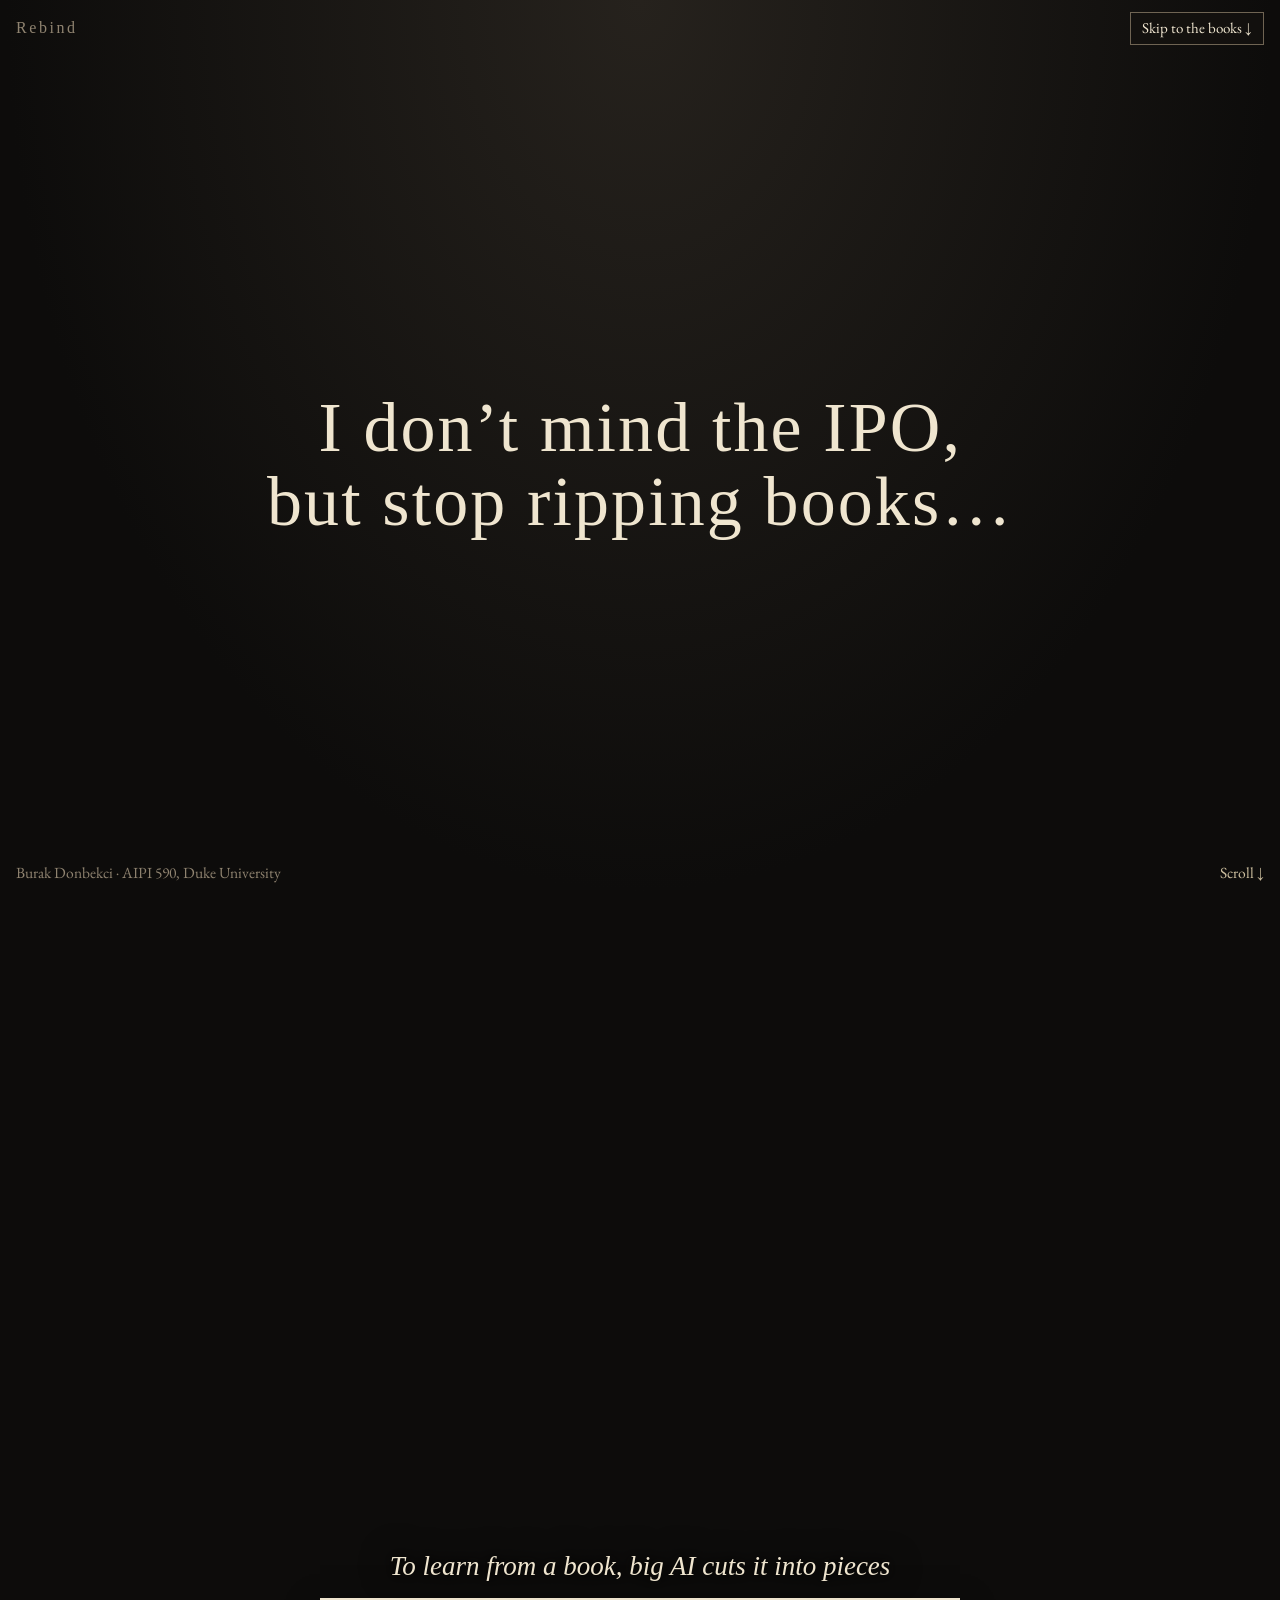
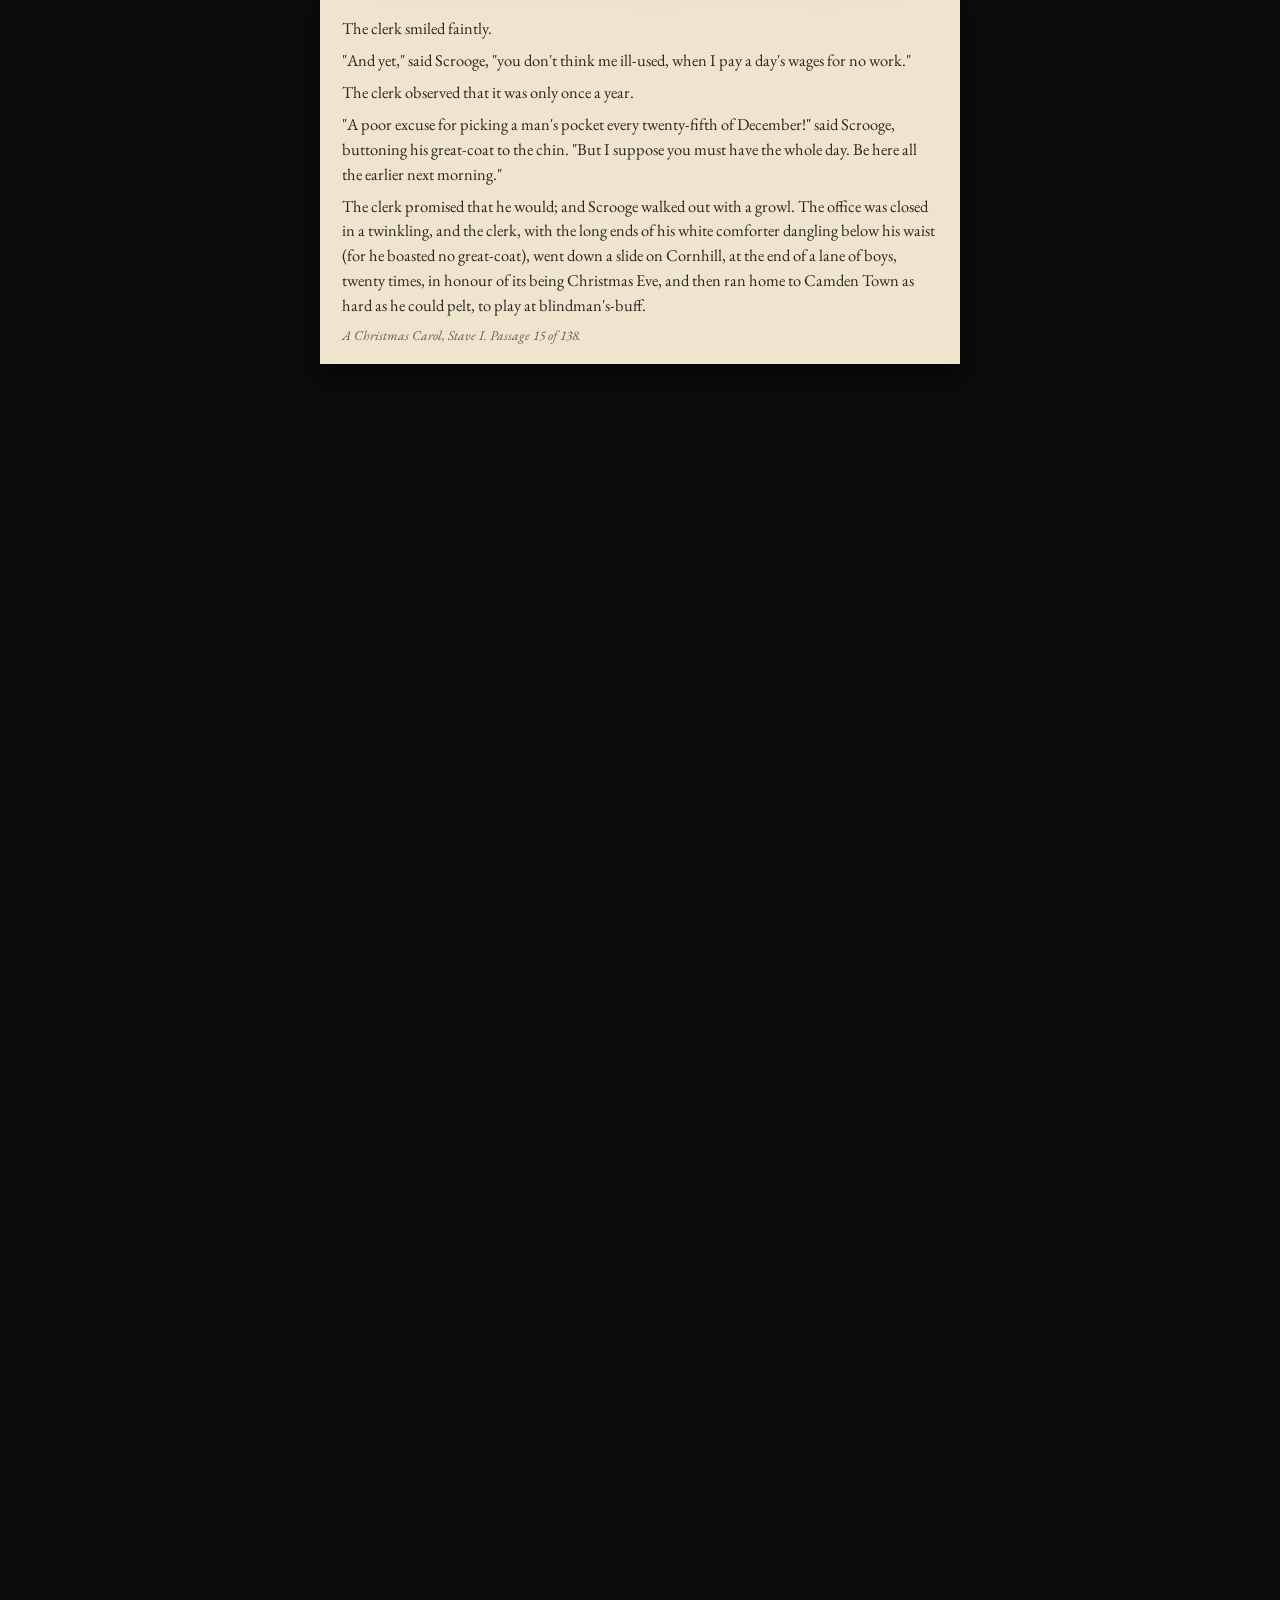
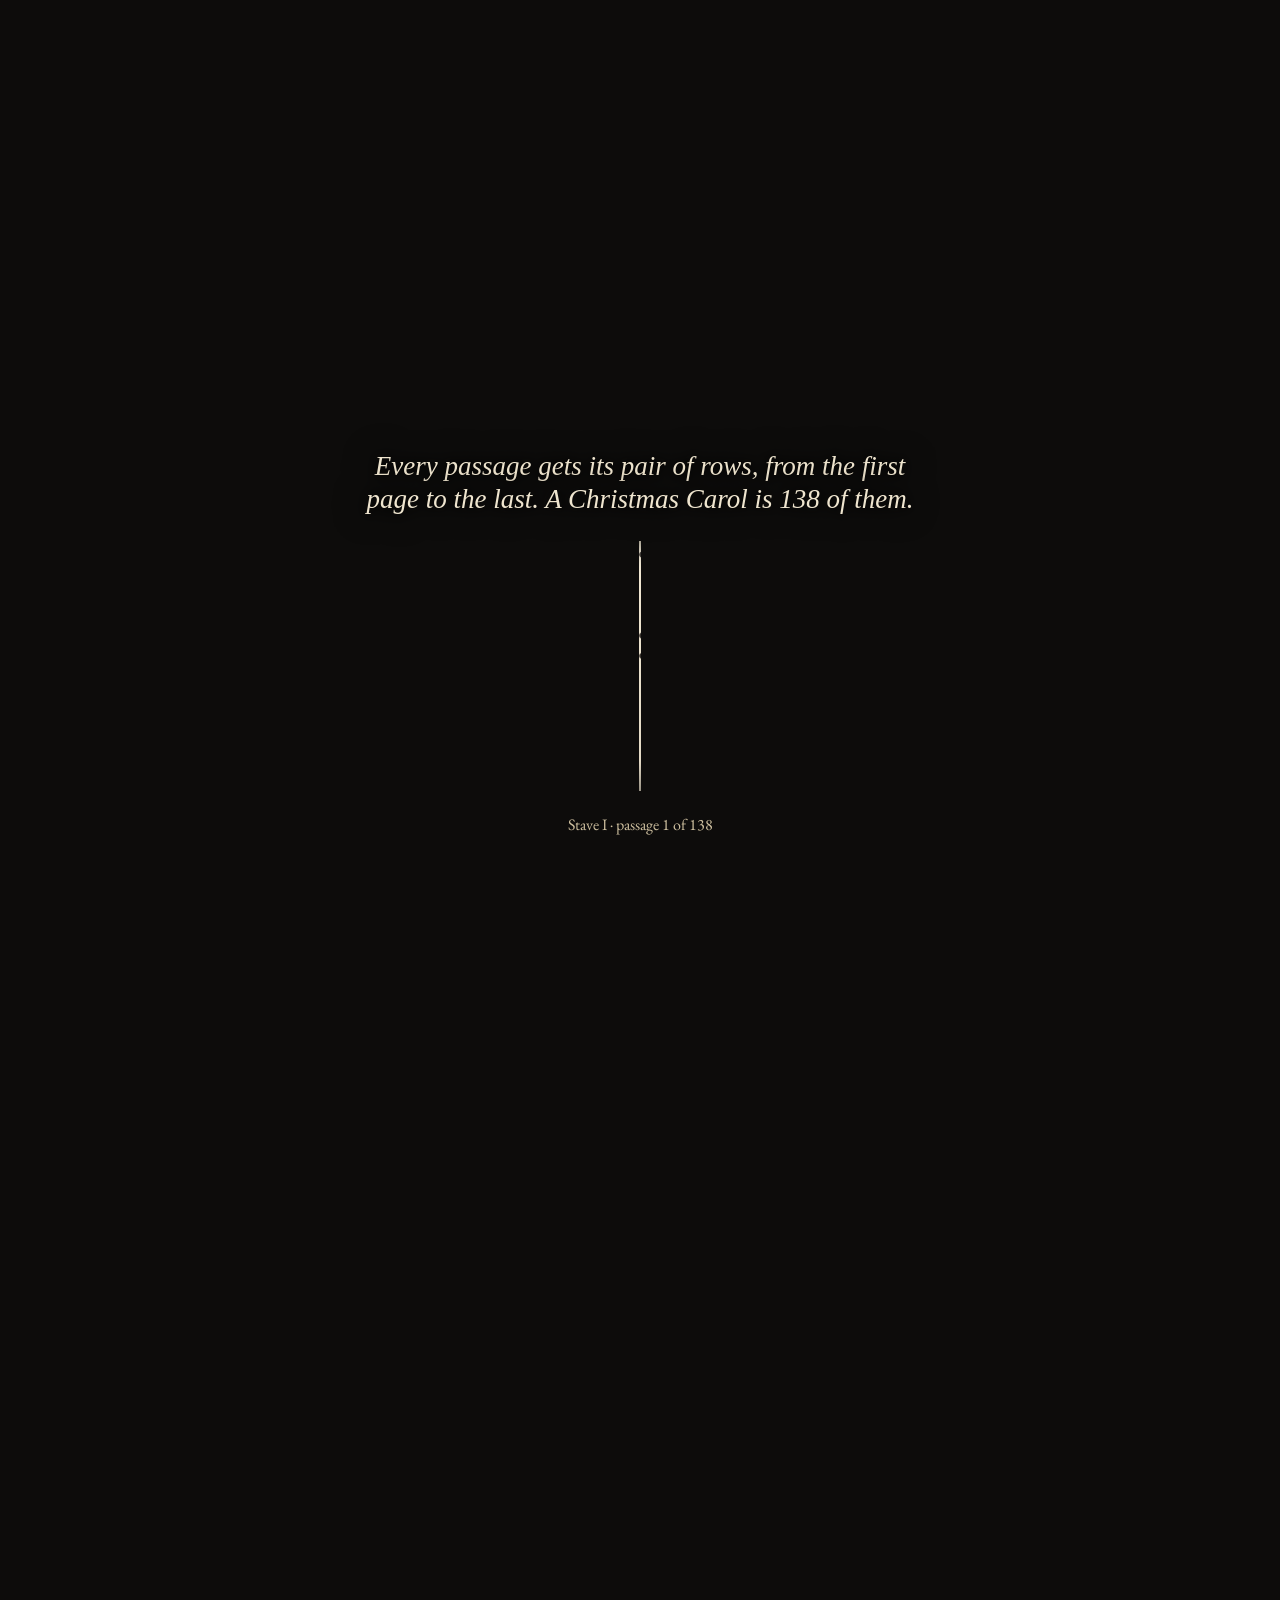
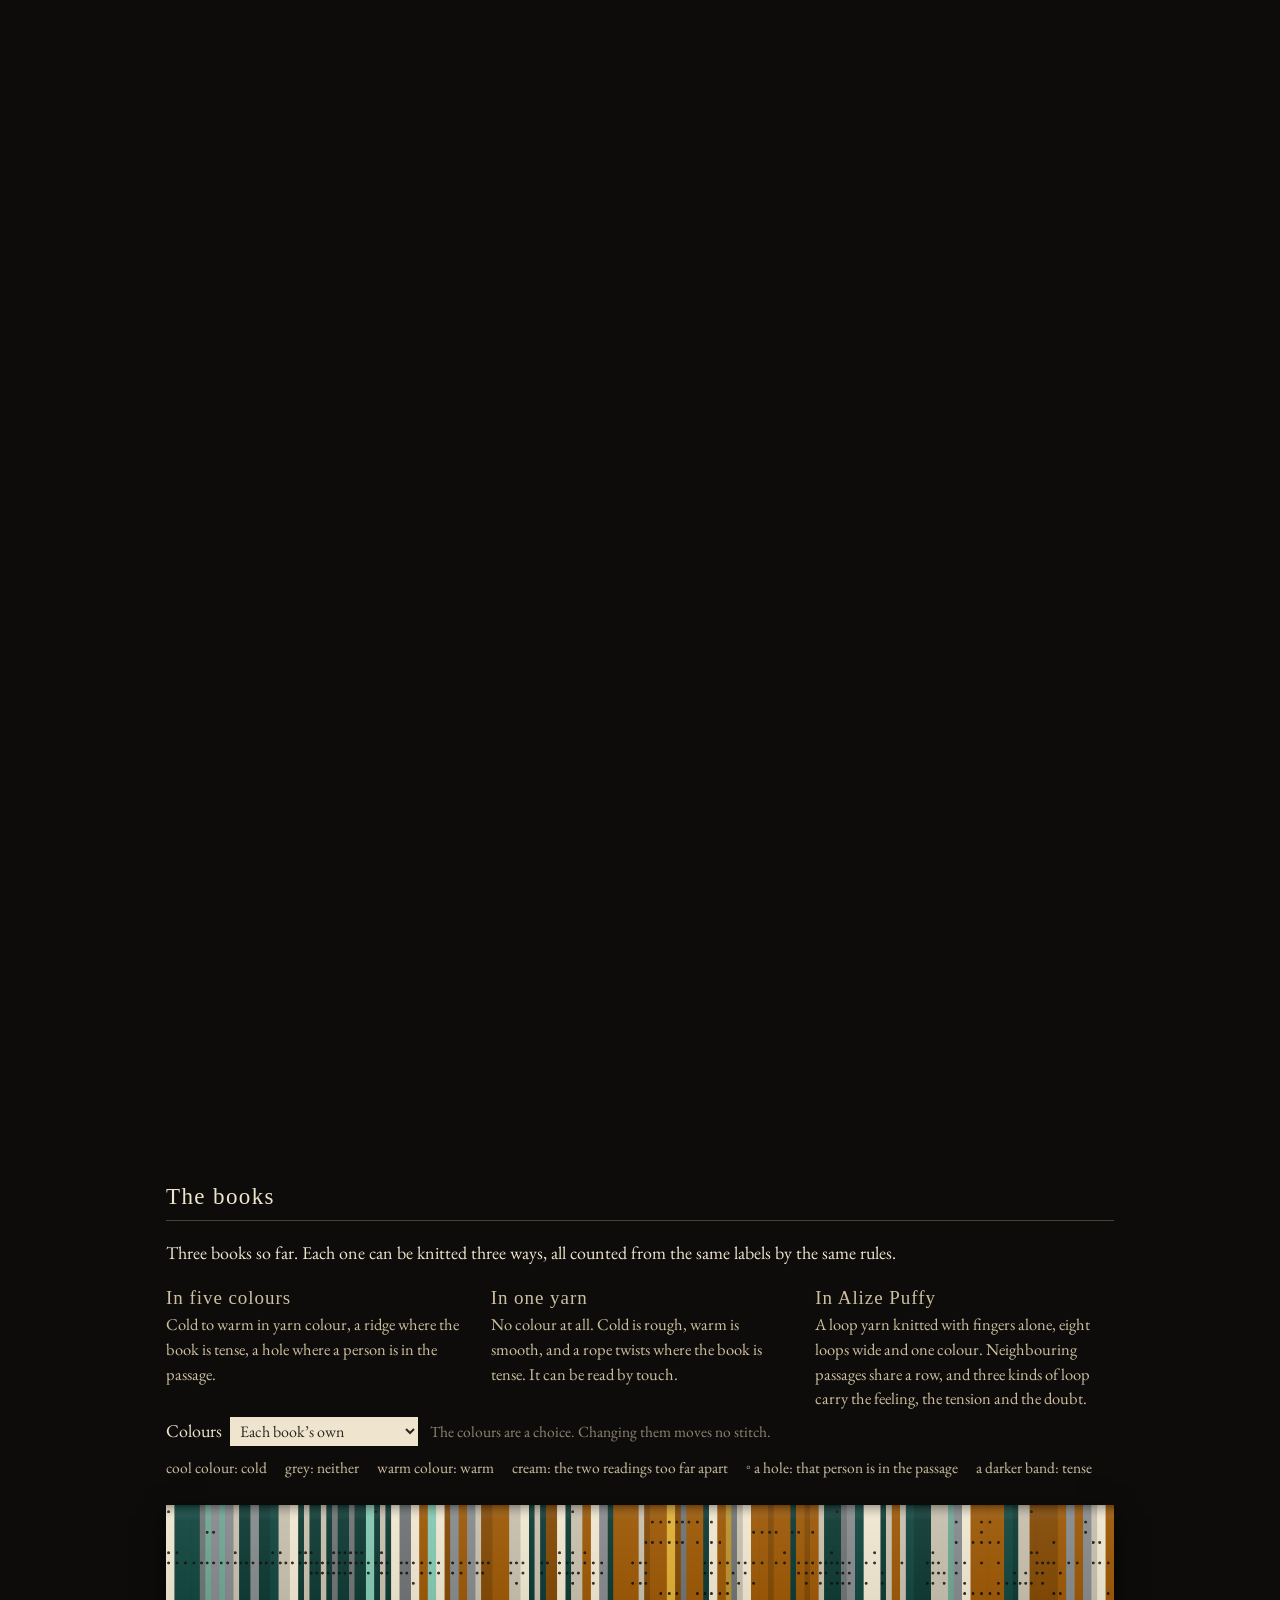
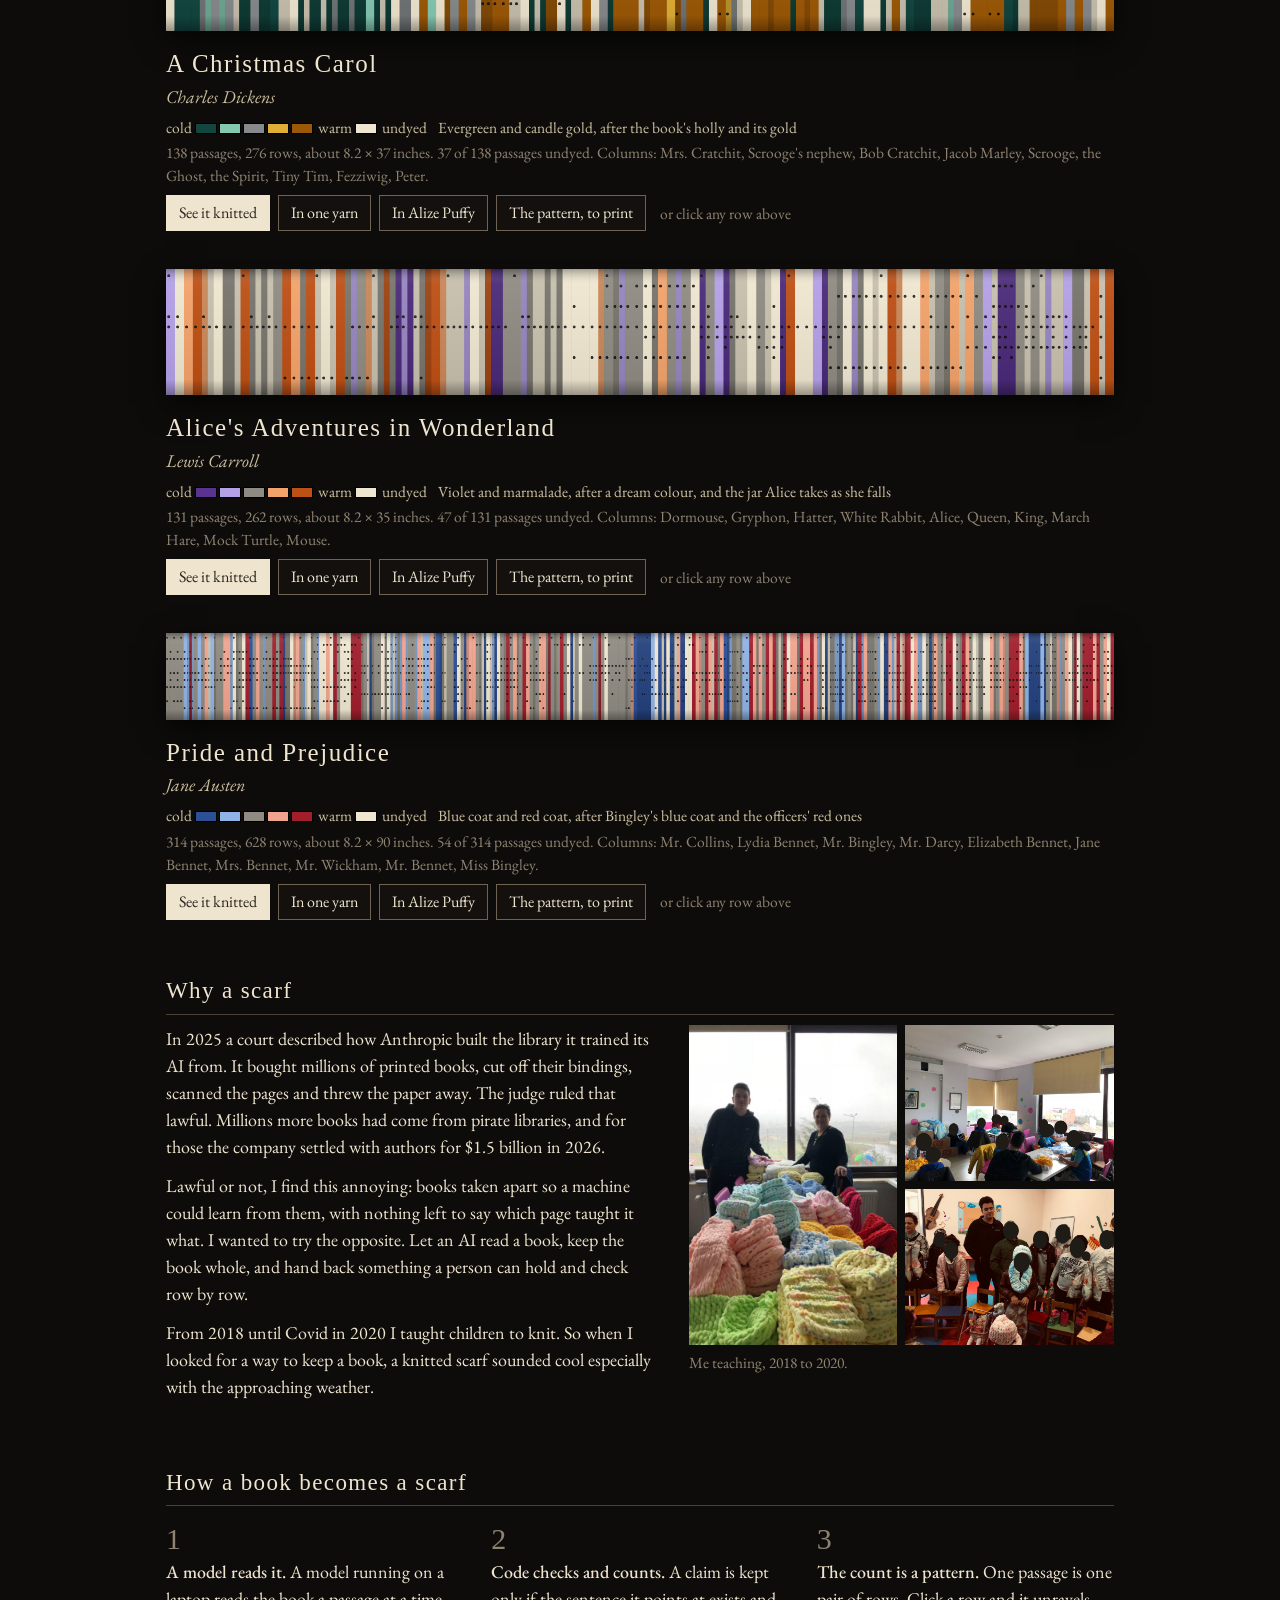
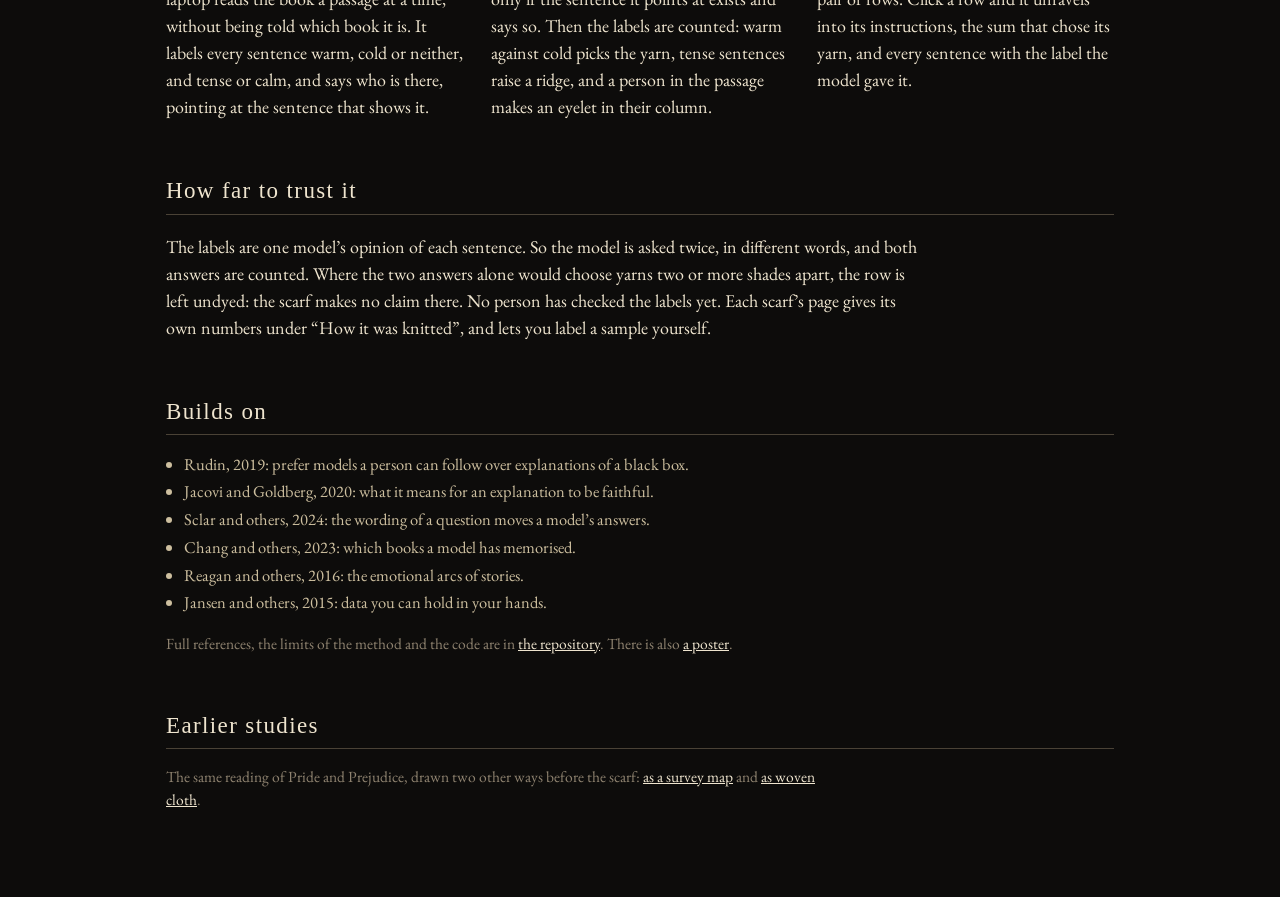
<file: site/index.html>
<!doctype html>
<html lang="en">
<head>
<meta charset="utf-8">
<meta name="viewport" content="width=device-width, initial-scale=1">
<title>Rebind · Stop ripping books</title>
<link rel="preconnect" href="https://fonts.googleapis.com">
<link rel="preconnect" href="https://fonts.gstatic.com" crossorigin>
<link href="https://fonts.googleapis.com/css2?family=IM+Fell+English:ital@0;1&family=IM+Fell+English+SC&family=EB+Garamond:ital,wght@0,400;0,500;1,400&display=swap" rel="stylesheet">
<style>
  :root { --paper: #efe5cf; --soft: #cdbf9f; --dim: #8f8370; --rule: #4a4236; --wall: #0d0c0b; --ink: #2b2620; }
  * { box-sizing: border-box; }
  html { scroll-behavior: smooth; }
  body { margin: 0; background: radial-gradient(ellipse at 50% 0%, #26221d 0%, var(--wall) 70%) fixed, var(--wall); color: var(--paper);
    font-family: "EB Garamond", Georgia, serif; font-size: 18px; line-height: 1.5; }
  a { color: var(--paper); }
  h1 { font-family: "IM Fell English SC", serif; font-weight: 400; font-size: clamp(34px, 6.4vw, 70px); line-height: 1.05; letter-spacing: 0.03em; margin: 0; text-wrap: balance; }
  h2 { font-family: "IM Fell English SC", serif; font-weight: 400; font-size: 23px; letter-spacing: 0.06em; margin: 54px 0 10px; padding-bottom: 5px; border-bottom: 1px solid var(--rule); }
  p { max-width: 42em; }
  .small { color: var(--dim); font-size: 15.5px; }

  /* ---- the story: tall sections, each with a stage that stays put while you scroll through it ---- */
  .top { position: fixed; z-index: 5; top: 0; left: 0; right: 0; display: flex; justify-content: space-between; align-items: center; padding: 12px 16px; pointer-events: none; transition: opacity 0.4s; }
  .top.gone { opacity: 0; }
  .top a { pointer-events: auto; text-decoration: none; }
  .top.gone a { pointer-events: none; }
  .top .brand { font-family: "IM Fell English SC", serif; letter-spacing: 0.16em; color: var(--dim); font-size: 16px; }
  .top .skip { font-size: 15px; border: 1px solid #6f6453; padding: 4px 11px; background: rgba(20, 18, 16, 0.8); }
  #bar { position: fixed; z-index: 6; top: 0; left: 0; height: 2px; width: 0; background: var(--soft); }
  .scene { position: relative; height: var(--h, 300vh); }
  .pin { position: sticky; top: 0; height: 100vh; height: 100svh; overflow: hidden; display: flex; flex-direction: column; align-items: center; justify-content: center; padding: 50px 16px 22px; }
  .cap { position: relative; z-index: 2; width: min(100%, 700px); height: 5.4em; flex: none; margin-bottom: 14px; }
  .line { position: absolute; left: 0; right: 0; bottom: 0; margin: 0; max-width: none; text-align: center; font-family: "IM Fell English", serif; font-style: italic;
    font-size: clamp(19px, 2.7vw, 27px); line-height: 1.25; color: var(--paper); opacity: 0; transform: translateY(10px); transition: opacity 0.45s, transform 0.45s; text-wrap: balance;
    text-shadow: 0 0 10px var(--wall), 0 0 22px var(--wall), 0 0 34px var(--wall); }
  .line.on { opacity: 1; transform: none; }

  #s-title .pin { justify-content: center; text-align: center; }
  #s-title h1 { will-change: transform, opacity; }
  #s-title .by { position: absolute; left: 16px; bottom: 16px; margin: 0; color: var(--dim); font-size: 15.5px; }
  #s-title .hint { position: absolute; right: 16px; bottom: 16px; margin: 0; color: var(--soft); font-size: 15.5px; animation: nudge 2.2s ease-in-out infinite; }
  @keyframes nudge { 50% { transform: translateY(5px); } }

  /* the page of the book */
  #leaf { --k: 0; position: relative; width: min(100%, 640px); flex: none; color: var(--ink); font-size: 16.5px; line-height: 1.5; padding: 18px 22px; }
  #leaf::before { content: ""; position: absolute; inset: 0; background: var(--paper); box-shadow: 0 12px 30px rgba(0, 0, 0, 0.6); opacity: calc(1 - var(--k)); }
  #leaf .text { position: relative; margin: 0; max-width: none; }
  #leaf .w { display: inline-block; padding: 0 0.13em; margin: 0 -0.13em; background: rgba(239, 229, 207, var(--k)); will-change: transform; }
  #leaf .s { border-bottom: 2px solid transparent; transition: background-color 0.35s, border-color 0.35s; -webkit-box-decoration-break: clone; box-decoration-break: clone; }
  #leaf .s.lab { background-color: var(--c); }
  #leaf .s.lab.tense { border-bottom: 2px dotted var(--ink); }
  #leaf .gap { display: block; height: 0.45em; }
  #leaf .alt { display: none; font-family: "EB Garamond", serif; font-style: italic; font-size: 0.82em; color: #6a5c48; border: 1px solid #a5957a; padding: 0 5px; margin-left: 4px; white-space: nowrap; }
  #leaf.twice .alt { display: inline; }
  #leaf .src { position: relative; opacity: calc(1 - var(--k)); margin: 8px 0 0; font-size: 13.5px; color: #6a5c48; font-style: italic; max-width: none; }
  #under { width: min(100%, 640px); flex: none; min-height: 126px; margin-top: 12px; text-align: center; }
  #lkey, #count, #band { transition: opacity 0.4s; }
  #lkey { display: flex; flex-wrap: wrap; justify-content: center; gap: 4px 16px; font-size: 15px; color: var(--soft); margin: 0; opacity: 0; }
  #lkey.on { opacity: 1; }
  #lkey i { display: inline-block; width: 22px; height: 11px; vertical-align: -1px; margin-right: 5px; border: 1px solid #000; }
  #lkey u { text-decoration: underline dotted; text-underline-offset: 3px; }
  #count { margin: 8px auto 0; font-size: 16.5px; color: var(--paper); opacity: 0; }
  #count.on { opacity: 1; }
  #count p { margin: 0; max-width: none; }
  #count .res { opacity: 0; transition: opacity 0.4s; }
  #count.res .res { opacity: 1; }
  #count i { display: inline-block; width: 22px; height: 11px; vertical-align: -1px; margin: 0 5px; border: 1px solid #000; }
  #band { opacity: 0; margin: 8px 0 0; }
  #band.on { opacity: 1; }
  #band canvas { display: block; width: 100%; height: 26px; box-shadow: 0 6px 16px rgba(0, 0, 0, 0.6); outline: 1px solid rgba(239, 229, 207, 0.4); }
  #band p { margin: 4px 0 0; max-width: none; }

  /* the scarf growing */
  #grow { width: 100%; flex: none; overflow: hidden; padding: 10px 0 22px; }
  #track { position: relative; transform-origin: 0 50%; will-change: transform; width: max-content; margin: 0 auto; }
  #clip { position: relative; overflow: hidden; }
  #track canvas { display: block; height: clamp(110px, 30vh, 250px); width: auto; box-shadow: 0 10px 26px rgba(0, 0, 0, 0.6); cursor: pointer; }
  #track canvas#g2 { position: absolute; left: 0; top: 0; pointer-events: none; opacity: 0; transition: opacity 0.5s; box-shadow: none; }
  #where { margin: 0; min-height: 1.5em; color: var(--soft); font-size: 16px; text-align: center; }
  .cta { margin: 12px 0 0; opacity: 0; transition: opacity 0.4s; text-align: center; }
  .cta.on { opacity: 1; }
  .btn { font-size: 16.5px; border: 1px solid var(--paper); padding: 6px 14px; text-decoration: none; background: var(--paper); color: var(--ink); display: inline-block; }
  .btn.quiet { background: rgba(20, 18, 16, 0.8); color: var(--paper); border-color: #6f6453; }
  #tip { position: fixed; z-index: 9; pointer-events: none; transform: translate(-50%, calc(-100% - 12px)); background: var(--paper); color: var(--ink); font-size: 14.5px; padding: 3px 9px; white-space: nowrap; box-shadow: 0 4px 12px rgba(0, 0, 0, 0.5); }

  /* ---- after the story ---- */
  main { max-width: 980px; margin: 0 auto; padding: 30px 16px 70px; }
  .book { margin: 26px 0 38px; }
  .book canvas { display: block; width: 100%; height: auto; box-shadow: 0 10px 26px rgba(0, 0, 0, 0.6); cursor: pointer; }
  .book h3 { font-family: "IM Fell English SC", serif; font-weight: 400; font-size: 25px; letter-spacing: 0.06em; margin: 14px 0 0; }
  .book .by { font-style: italic; color: var(--soft); margin: 0; }
  .book .facts { color: var(--dim); font-size: 15.5px; margin: 2px 0 8px; max-width: none; }
  .go { display: flex; gap: 8px; flex-wrap: wrap; align-items: center; }
  .go a { font-size: 16px; border: 1px solid #6f6453; padding: 5px 12px; text-decoration: none; background: rgba(20, 18, 16, 0.8); }
  .go a.first { background: var(--paper); color: var(--ink); border-color: var(--paper); }
  .go span { color: var(--dim); font-size: 15.5px; margin-left: 6px; }
  .key { display: flex; flex-wrap: wrap; gap: 6px 18px; font-size: 15.5px; color: var(--soft); margin: 10px 0 0; padding: 0; list-style: none; }
  .pick { margin: 6px 0 2px; max-width: none; }
  .pick select { font: inherit; font-size: 16px; background: var(--paper); color: var(--ink); border: 0; padding: 3px 6px; margin: 0 8px 0 4px; }
  .book .dyed { color: var(--soft); font-size: 15.5px; margin: 6px 0 0; max-width: none; }
  .book .dyed .sw { margin-right: 8px; white-space: nowrap; }
  .book .dyed i { display: inline-block; width: 22px; height: 11px; vertical-align: -1px; border: 1px solid #000; margin-right: 2px; }
  .ways { display: grid; grid-template-columns: repeat(auto-fit, minmax(230px, 1fr)); gap: 14px 26px; margin: 14px 0 0; padding: 0; list-style: none; }
  .ways b { font-family: "IM Fell English SC", serif; font-weight: 400; font-size: 19px; letter-spacing: 0.05em; display: block; }
  .ways li { color: var(--soft); font-size: 16.5px; }
  .why { display: grid; grid-template-columns: minmax(0, 1.15fr) minmax(0, 1fr); gap: 10px 34px; align-items: start; }
  .why p { margin: 0 0 12px; }
  .photos { display: grid; grid-template-columns: 1fr 1fr; gap: 8px; }
  .photos img { display: block; width: 100%; height: 100%; object-fit: cover; aspect-ratio: 4 / 3; }
  .photos img.tall { grid-row: 1 / span 2; aspect-ratio: auto; }
  .photos + p { margin: 6px 0 0; }
  @media (max-width: 720px) { .why { grid-template-columns: 1fr; } }
  ol.steps { padding-left: 0; list-style: none; counter-reset: s; display: grid; grid-template-columns: repeat(auto-fit, minmax(250px, 1fr)); gap: 18px 28px; }
  ol.steps li { counter-increment: s; }
  ol.steps li::before { content: counter(s); font-family: "IM Fell English SC", serif; font-size: 30px; color: var(--dim); display: block; line-height: 1; margin-bottom: 4px; }
  ol.steps b { font-weight: 500; }
  ul.refs { padding-left: 1.1em; color: var(--soft); font-size: 16.5px; max-width: 46em; }
  ul.refs li { margin: 3px 0; }

  @media (max-width: 640px), (max-height: 720px) {
    .pin { padding: 46px 12px 14px; }
    .cap { height: 5em; margin-bottom: 8px; }
    #leaf { font-size: 13px; line-height: 1.42; padding: 12px 14px; }
    #leaf .src { font-size: 12px; margin-top: 5px; }
    #under { min-height: 112px; margin-top: 8px; }
    #lkey { font-size: 13.5px; gap: 2px 10px; } #count { font-size: 14.5px; } #band canvas { height: 20px; }
  }
  @media (prefers-reduced-motion: reduce) {
    html { scroll-behavior: auto; }
    .line, #lkey, #count, #band, .cta, #leaf .s { transition: none; }
    #s-title .hint { animation: none; }
  }
</style>
</head>
<body>
<div id="bar"></div>
<div class="top" id="top"><a class="brand" href="#s-title">Rebind</a><a class="skip" href="#books">Skip to the books ↓</a></div>

<section class="scene" id="s-title" style="--h: 150vh">
  <div class="pin">
    <h1>I don’t mind the IPO,<br>but stop ripping books…</h1>
    <p class="by">Burak Donbekci · AIPI 590, Duke University</p>
    <p class="hint">Scroll ↓</p>
  </div>
</section>

<section class="scene" id="s-read" style="--h: 760vh">
  <div class="pin">
    <div class="cap">
      <p class="line" data-from="0" data-to="0.13">To learn from a book, big AI cuts it into pieces</p>
      <p class="line" data-from="0.13" data-to="0.26">and keeps no note of where each piece came from.</p>
      <p class="line" data-from="0.26" data-to="0.38">Rebind keeps the note.</p>
      <p class="line" data-from="0.38" data-to="0.58">A model on a laptop reads the book one passage at a time. It labels every sentence warm, cold or neither, and tense or calm.</p>
      <p class="line" data-from="0.58" data-to="0.70">It is asked twice, in different words. Where its two answers differ, both are counted.</p>
      <p class="line" data-from="0.70" data-to="0.84">Then plain code counts the labels. No model decides a stitch.</p>
      <p class="line" data-from="0.84" data-to="1">The count is a knitting instruction. This passage is now one pair of rows.</p>
    </div>
    <div id="leaf"><p class="text" id="text"></p><p class="src" id="src"></p></div>
    <div id="under">
      <p id="lkey"></p>
      <div id="count"></div>
      <div id="band"><canvas></canvas><p class="small" id="band-note"></p></div>
    </div>
  </div>
</section>

<section class="scene" id="s-scarf" style="--h: 460vh">
  <div class="pin">
    <div class="cap">
      <p class="line" data-from="0" data-to="0.45" id="cap-all">Every passage gets its pair of rows, from the first page to the last.</p>
      <p class="line" data-from="0.45" data-to="0.72" id="cap-undyed">Some rows are left undyed. There the model’s two answers disagreed, so the scarf says nothing.</p>
      <p class="line" data-from="0.72" data-to="1">Every row leads back to its sentences. Click or tap any row to unravel it.</p>
    </div>
    <div id="grow"><div id="track"><div id="clip"><canvas id="g1" role="img" aria-label="The whole book as a scarf, first page at the left"></canvas><canvas id="g2" aria-hidden="true"></canvas></div></div></div>
    <p id="where"></p>
    <p class="cta" id="cta"><a class="btn" id="open">See it knitted, stitch by stitch</a> <a class="btn quiet" href="#books">All the books ↓</a></p>
  </div>
</section>

<main>
  <h2 id="books" style="margin-top: 20px">The books</h2>
  <p>Three books so far. Each one can be knitted three ways, all counted from the same labels by the same rules.</p>
  <ul class="ways">
    <li><b>In five colours</b>Cold to warm in yarn colour, a ridge where the book is tense, a hole where a person is in the passage.</li>
    <li><b>In one yarn</b>No colour at all. Cold is rough, warm is smooth, and a rope twists where the book is tense. It can be read by touch.</li>
    <li><b>In Alize Puffy</b>A loop yarn knitted with fingers alone, eight loops wide and one colour. Neighbouring passages share a row, and three kinds of loop carry the feeling, the tension and the doubt.</li>
  </ul>
  <p class="pick"><label>Colours <select id="palette"></select></label> <span class="small">The colours are a choice. Changing them moves no stitch.</span></p>
  <ul class="key" id="key"></ul>
  <div id="list"><p class="small">Loading the books.</p></div>

  <h2>Why a scarf</h2>
  <div class="why">
    <div>
      <p>In 2025 a court described how Anthropic built the library it trained its AI from. It bought millions of printed books, cut off their bindings, scanned the pages and threw the paper away. The judge ruled that lawful. Millions more books had come from pirate libraries, and for those the company settled with authors for $1.5 billion in 2026.</p>
      <p>Lawful or not, I find this annoying: books taken apart so a machine could learn from them, with nothing left to say which page taught it what. I wanted to try the opposite. Let an AI read a book, keep the book whole, and hand back something a person can hold and check row by row.</p>
      <p>From 2018 until Covid in 2020 I taught children to knit. So when I looked for a way to keep a book, a knitted scarf sounded cool especially with the approaching weather.</p>
    </div>
    <div>
      <div class="photos">
        <img class="tall" src="poster/img/scarves.jpg" alt="Two people behind a table piled with knitted scarves" loading="lazy">
        <img src="poster/img/class.jpg" alt="Children knitting at tables in a classroom" loading="lazy">
        <img src="poster/img/room.jpg" alt="Children in a playroom, one wearing a knitted hat and scarf" loading="lazy">
      </div>
      <p class="small">Me teaching, 2018 to 2020.</p>
    </div>
  </div>

  <h2>How a book becomes a scarf</h2>
  <ol class="steps">
    <li><b>A model reads it.</b> A model running on a laptop reads the book a passage at a time, without being told which book it is. It labels every sentence warm, cold or neither, and tense or calm, and says who is there, pointing at the sentence that shows it.</li>
    <li><b>Code checks and counts.</b> A claim is kept only if the sentence it points at exists and says so. Then the labels are counted: warm against cold picks the yarn, tense sentences raise a ridge, and a person in the passage makes an eyelet in their column.</li>
    <li><b>The count is a pattern.</b> One passage is one pair of rows. Click a row and it unravels into its instructions, the sum that chose its yarn, and every sentence with the label the model gave it.</li>
  </ol>

  <h2>How far to trust it</h2>
  <p>The labels are one model’s opinion of each sentence. So the model is asked twice, in different words, and both answers are counted. Where the two answers alone would choose yarns two or more shades apart, the row is left undyed: the scarf makes no claim there. No person has checked the labels yet. Each scarf’s page gives its own numbers under “How it was knitted”, and lets you label a sample yourself.</p>

  <h2>Builds on</h2>
  <ul class="refs">
    <li>Rudin, 2019: prefer models a person can follow over explanations of a black box.</li>
    <li>Jacovi and Goldberg, 2020: what it means for an explanation to be faithful.</li>
    <li>Sclar and others, 2024: the wording of a question moves a model’s answers.</li>
    <li>Chang and others, 2023: which books a model has memorised.</li>
    <li>Reagan and others, 2016: the emotional arcs of stories.</li>
    <li>Jansen and others, 2015: data you can hold in your hands.</li>
  </ul>
  <p class="small">Full references, the limits of the method and the code are in <a href="https://github.com/burakdon/Rebind">the repository</a>. There is also <a href="poster/">a poster</a>.</p>

  <h2>Earlier studies</h2>
  <p class="small">The same reading of Pride and Prejudice, drawn two other ways before the scarf: <a href="map/">as a survey map</a> and <a href="weave/">as woven cloth</a>.</p>
</main>
<div id="tip" hidden></div>

<script type="module">
import { chosen, dye, loadPalettes, picker, swatches } from './palette.js';
const esc = s => String(s).replace(/[&<>"]/g, c => ({ '&': '&amp;', '<': '&lt;', '>': '&gt;', '"': '&quot;' }[c]));
const $ = id => document.getElementById(id);
const books = await fetch('data/books.json').then(r => r.json());
const patterns = await Promise.all(books.map(b => fetch(`data/${b.slug}/pattern.json`).then(r => r.json())));

// Each book is dyed in its own palette unless the visitor picks one for all of them.
const PALETTES = await loadPalettes('data/'), OWN = patterns.map(K => K.palette?.name);
patterns.forEach(K => dye(K, PALETTES, chosen()));
picker($('palette'), PALETTES, 'Each book’s own');
$('key').innerHTML = '<li>cool colour: cold</li><li>grey: neither</li><li>warm colour: warm</li><li>cream: the two readings too far apart</li>'
  + '<li>◦ a hole: that person is in the passage</li><li>a darker band: tense</li>';

// Draw a scarf lying flat: one band per passage, as wide as its two rows are tall.
// `only` dims every band that fails it. The canvas remembers where each band ends, so a pointer can find its row.
const unit = r => (r.texture === 'ridged' ? 1 : 1.5);
function draw(cv, K, { W = 1960, H, only } = {}) {
  const total = K.rows.reduce((s, r) => s + unit(r), 0), x = cv.getContext('2d');
  H = H || Math.max(120, Math.min(260, Math.round(W * K.cast_on / total)));
  cv.width = W; cv.height = H; cv.ends = [];
  let at = 0;
  for (const r of K.rows) {
    const w = unit(r) * W / total, hex = K.yarns.find(y => y.key === r.yarn).hex;
    x.fillStyle = hex; x.fillRect(at, 0, w + 0.6, H);
    if (r.texture === 'ridged') { x.fillStyle = 'rgba(0,0,0,0.17)'; x.fillRect(at, 0, w + 0.6, H); }
    x.fillStyle = 'rgba(14,11,9,0.85)';
    [...r.rs].forEach((c, i) => { if (c === 'o') { const y = (i + 1) / K.cast_on * H, d = Math.max(1.4, Math.min(w * 0.3, H / K.cast_on * 0.42)); x.beginPath(); x.arc(at + w * 0.3, y, d, 0, 7); x.fill(); } });
    if (only && !only(r)) { x.fillStyle = 'rgba(13,12,11,0.8)'; x.fillRect(at, 0, w + 0.6, H); }
    at += w; cv.ends.push(at / W);
  }
  // a little light across the width, so it reads as cloth and not as a bar chart
  const g = x.createLinearGradient(0, 0, 0, H);
  g.addColorStop(0, 'rgba(0,0,0,0.3)'); g.addColorStop(0.12, 'rgba(255,255,255,0.05)'); g.addColorStop(0.88, 'rgba(0,0,0,0.05)'); g.addColorStop(1, 'rgba(0,0,0,0.36)');
  x.fillStyle = g; x.fillRect(0, 0, W, H);
}
const rowAt = (cv, f) => { const i = cv.ends.findIndex(e => e >= f); return i < 0 ? cv.ends.length - 1 : i; };
// Point at a band to see what it is; click to open that row in the knitted scarf.
const tip = $('tip');
function wire(cv, K, slug) {
  const word = K.book.chapter_word || 'Chapter';
  const find = e => { const b = cv.getBoundingClientRect(); return K.rows[rowAt(cv, (e.clientX - b.left) / b.width)]; };
  cv.addEventListener('pointermove', e => {
    const r = find(e); tip.hidden = false;
    tip.textContent = `${word} ${r.chapter_label} · passage ${r.n} · ${r.unsure ? 'undyed: the readings disagree' : `yarn ${r.yarn}, ${K.yarns.find(y => y.key === r.yarn).name}`}${r.texture === 'ridged' ? ', tense' : ''}`;
    tip.style.left = Math.max(110, Math.min(innerWidth - 110, e.clientX)) + 'px'; tip.style.top = e.clientY + 'px';
  });
  cv.addEventListener('pointerleave', () => { tip.hidden = true; });
  cv.addEventListener('click', e => { location.href = `knit/?book=${slug}&row=${find(e).n}`; });
}

const root = $('list'); root.innerHTML = '';
books.forEach((b, i) => {
  const K = patterns[i], a = document.createElement('div'), see = `knit/?book=${b.slug}`;
  a.className = 'book';
  a.innerHTML = `<canvas role="img" aria-label="${esc(b.title)} as a scarf, first page at the left"></canvas>
    <h3>${esc(b.title)}</h3><p class="by">${esc(b.author || '')}</p>
    <p class="dyed"><span class="sw">cold ${swatches(K).slice(0, 5).join('')} warm ${swatches(K)[5]} undyed</span> ${esc(K.palette?.name || '')}${K.palette && !K.palette.borrowed ? `, after ${esc(K.palette.from)}` : K.palette ? ` (its own: ${esc(OWN[i])})` : ''}</p>
    <p class="facts">${b.pairs} passages, ${b.rows} rows, about ${b.width_in} × ${b.length_in} inches. ${b.undyed} of ${b.pairs} passages undyed. Columns: ${esc(b.people.join(', '))}.</p>
    <div class="go"><a class="first" href="${see}">See it knitted</a><a href="${see}&mode=texture">In one yarn</a>${K.puffy ? `<a href="knit/puffy.html?book=${b.slug}">In Alize Puffy</a>` : ''}<a href="knit/pattern.html?book=${b.slug}">The pattern, to print</a><span>or click any row above</span></div>`;
  root.appendChild(a);
  draw(a.querySelector('canvas'), K); wire(a.querySelector('canvas'), K, b.slug);
});

// ---- the story ---------------------------------------------------------------------------------------------
// One passage of the first book is followed from the page to its pair of rows, then the whole scarf grows.
// Nothing here is made up for the story: the sentences, labels and sums are read from the same files as the scarf.
const K0 = patterns[0], slug0 = books[0].slug, STORY = 'c01.p15';
const [B0, T0] = await Promise.all(['book.json', 'text.json'].map(f => fetch(`data/${slug0}/${f}`).then(r => r.json())));
const row0 = K0.rows.find(r => r.passage === STORY && !r.unsure) || K0.rows.find(r => !r.unsure && r.tally.both && r.tally.both.n <= 18) || K0.rows[0];
const p0 = B0.passages.find(p => p.id === row0.passage), S0 = B0.sentences, [s0, sn] = p0.sentences, full = T0.passages[p0.id];
const yarn0 = Object.fromEntries(K0.yarns.map(y => [y.key, y])), word0 = K0.book.chapter_word || 'Chapter';
const FEEL = ['neither', 'warm', 'cold'], PACE = ['calm', 'tense'];
const tint = [`color-mix(in srgb, ${yarn0.C.hex} 38%, transparent)`, `color-mix(in srgb, ${yarn0.D.hex} 72%, transparent)`, `color-mix(in srgb, ${yarn0.B.hex} 78%, transparent)`];

const sents = [], words = [];
let html = '';
for (let i = s0; i < s0 + sn; i++) {
  const f = S0.feeling[i], pc = S0.pace[i], fb = S0.feeling_b?.[i] ?? -1, pb = S0.pace_b?.[i] ?? -1;
  const text = full.slice(S0.start[i] - p0.start, S0.end[i] - p0.start).trim();
  if (i > s0 && /\n\s*\n/.test(full.slice(S0.end[i - 1] - p0.start, S0.start[i] - p0.start))) html += '<span class="gap"></span>';
  html += `<span class="s${pc === 1 ? ' tense' : ''}" style="--c:${f >= 0 ? tint[f] : 'transparent'}">${text.split(/\s+/).map(w => `<span class="w">${esc(w)}</span>`).join(' ')}</span>`
    + (fb >= 0 && (fb !== f || pb !== pc) ? `<span class="alt">asked again: ${FEEL[fb]}, ${PACE[pb]}</span>` : '') + ' ';
}
$('text').innerHTML = html;
$('src').textContent = `${K0.book.title}, ${word0} ${row0.chapter_label}. Passage ${row0.n} of ${K0.rows.length}.`;
document.querySelectorAll('#text .s').forEach(el => sents.push(el));
document.querySelectorAll('#text .w').forEach((el, j) => {
  // each word flies to its own place, the same place every time
  const h = n => { const v = Math.sin((j + 1) * n) * 43758.5453; return v - Math.floor(v); };
  words.push({ el, dx: h(12.9898) * 2 - 1, dy: h(78.233) * 2 - 1, r: (h(39.425) * 2 - 1) * 70 });
});
$('lkey').innerHTML = `<span><i style="background:${yarn0.B.hex}"></i>cold</span><span><i style="background:${yarn0.C.hex}"></i>neither</span><span><i style="background:${yarn0.D.hex}"></i>warm</span><span><u>dotted line</u>: tense</span>`;
{
  const t = row0.tally.both, twice = !!row0.tally.b, d = t.warm - t.cold, need = Math.round(K0.ridged_share * 100);
  const place = { A: 'the coldest of the five yarns', B: 'the cool yarn', C: 'the grey yarn in the middle', D: 'the warm yarn', E: 'the warmest of the five yarns' }[t.yarn];
  $('count').innerHTML = `<p>${sn} sentences${twice ? `, read twice: ${t.n} labels` : ''}. ${t.warm} warm, ${t.cold} cold, ${t.neither} neither.</p>
    <p class="res">(${t.warm} − ${t.cold}) ÷ ${t.n} = ${(d / t.n).toFixed(2).replace('-', '−')} <i style="background:${yarn0[t.yarn].hex}"></i>yarn ${t.yarn}, ${place}.</p>
    <p class="res">${t.tense} of ${t.n} labels are tense. A ridge needs ${need} in 100, so this row is ${row0.texture}.</p>`;
  $('band-note').textContent = `Rows ${row0.n * 2 - 1} and ${row0.n * 2} of ${K0.rows.length * 2}. Each hole is a person the model found in the passage.`;
  // the pair of rows, lying across: two rows of stitches in the yarn the count picked
  const cv = document.querySelector('#band canvas'), x = cv.getContext('2d'), W = K0.cast_on, u = 20;
  cv.width = W * u; cv.height = 2 * u;
  x.fillStyle = yarn0[row0.yarn].hex; x.fillRect(0, 0, cv.width, cv.height);
  if (row0.texture === 'ridged') { x.fillStyle = 'rgba(0,0,0,0.2)'; x.fillRect(0, u, cv.width, u); }
  x.strokeStyle = 'rgba(0,0,0,0.22)'; x.lineWidth = 1.5;
  for (let c = 0; c < W; c++) for (let r = 0; r < 2; r++) {
    if (r === 0 && row0.rs[c] === 'o') { x.fillStyle = 'rgba(14,11,9,0.9)'; x.beginPath(); x.arc(c * u + u / 2, u / 2, u * 0.3, 0, 7); x.fill(); continue; }
    x.beginPath();
    if (r === 1 && row0.texture === 'ridged') { x.moveTo(c * u + 3, r * u + u / 2); x.lineTo(c * u + u - 3, r * u + u / 2); }
    else { x.moveTo(c * u + 3, r * u + 3); x.lineTo(c * u + u / 2, r * u + u - 3); x.lineTo(c * u + u - 3, r * u + 3); }
    x.stroke();
  }
}

// the growing scarf, and the same scarf with only its undyed rows lit
const g1 = $('g1'), g2 = $('g2'), track = $('track'), clip = $('clip');
const total0 = K0.rows.reduce((s, r) => s + unit(r), 0), size0 = { W: Math.round(300 * total0 / K0.cast_on), H: 300 };
draw(g1, K0, size0); draw(g2, K0, { ...size0, only: r => r.unsure }); wire(g1, K0, slug0);
const undyed0 = K0.rows.filter(r => r.unsure).length;
$('cap-all').textContent = `Every passage gets its pair of rows, from the first page to the last. ${K0.book.title} is ${K0.rows.length} of them.`;
$('cap-undyed').textContent = `${undyed0} of the ${K0.rows.length} are left undyed. There the model’s two answers disagreed, so the scarf says nothing.`;
$('open').href = `knit/?book=${slug0}`;

const ramp = (p, a, b) => Math.max(0, Math.min(1, (p - a) / (b - a))), ease = k => k * k * (3 - 2 * k);
const STILL = matchMedia('(prefers-reduced-motion: reduce)').matches;
const leaf = $('leaf');
let lastK = -1;
const UPDATE = {
  's-title'(p, el) {
    const h = el.querySelector('h1'), k = ramp(p, 0.25, 0.95);
    h.style.opacity = 1 - k; h.style.transform = `translateY(${-70 * k}px)`;
    el.querySelector('.hint').style.opacity = 1 - ramp(p, 0, 0.25);
  },
  's-read'(p) {
    // the page comes apart into scraps, then goes back together
    const k = STILL ? 0 : ease(p < 0.26 ? ramp(p, 0.02, 0.13) : 1 - ramp(p, 0.26, 0.35));
    if (k !== lastK) {
      lastK = k; leaf.style.setProperty('--k', k.toFixed(3));
      const rx = Math.min(innerWidth * 0.42, 430), ry = Math.min(innerHeight * 0.34, 300);
      for (const w of words) w.el.style.transform = k ? `translate(${(w.dx * rx * k).toFixed(1)}px, ${(w.dy * ry * k).toFixed(1)}px) rotate(${(w.r * k).toFixed(1)}deg)` : '';
    }
    const done = Math.ceil(ramp(p, 0.4, 0.55) * sents.length);
    sents.forEach((s, i) => s.classList.toggle('lab', p >= 0.38 && i < done));
    leaf.classList.toggle('twice', p >= 0.6);
    $('lkey').classList.toggle('on', p >= 0.4);
    $('count').classList.toggle('on', p >= 0.72); $('count').classList.toggle('res', p >= 0.77);
    $('band').classList.toggle('on', p >= 0.86);
  },
  's-scarf'(p) {
    const q = STILL ? 1 : ease(ramp(p, 0.02, 0.42)), full = g1.offsetWidth, room = track.parentElement.clientWidth;
    clip.style.width = Math.max(2, q * full) + 'px';
    // on a narrow screen the scarf is longer than the screen: follow the growing end, then step back to show all of it
    const fit = Math.min(1, room / full), f = ease(ramp(p, 0.43, 0.5));
    const pan = Math.max(room - full, Math.min(0, room * 0.8 - q * full));
    track.style.margin = fit < 1 ? '0' : '0 auto';
    track.style.transform = fit < 1 ? `translateX(${pan * (1 - f)}px) scale(${1 + (fit - 1) * f})` : '';
    g2.style.opacity = p >= 0.45 && p < 0.72 ? 1 : 0;
    const r = K0.rows[rowAt(g1, q)];
    $('where').textContent = p < 0.45 ? `${word0} ${r.chapter_label} · passage ${r.n} of ${K0.rows.length}` : p < 0.72 ? 'Cream rows: undyed.' : 'Point at a row to see what it is.';
    $('cta').classList.toggle('on', p >= 0.74);
  },
};
const scenes = [...document.querySelectorAll('.scene')].map(el => ({ el, lines: [...el.querySelectorAll('.line')], p: -1 }));
function tick() {
  const vh = innerHeight; if (!vh) return;
  for (const s of scenes) {
    const b = s.el.getBoundingClientRect(), p = Math.max(0, Math.min(1, -b.top / Math.max(1, b.height - vh)));
    if (p === s.p && !tick.force) continue;
    s.p = p;
    for (const l of s.lines) l.classList.toggle('on', p >= +l.dataset.from && (p < +l.dataset.to || +l.dataset.to >= 1));
    UPDATE[s.el.id]?.(p, s.el);
  }
  tick.force = false;
  const end = scenes[scenes.length - 1].el.getBoundingClientRect().bottom + scrollY - vh;
  $('bar').style.width = Math.min(100, 100 * scrollY / Math.max(1, end)) + '%';
  $('top').classList.toggle('gone', scrollY > end + vh * 0.5);
  $('bar').style.opacity = scrollY > end + vh * 0.5 ? 0 : 1;
}
let queued = false;
const ask = () => { if (!queued) { queued = true; requestAnimationFrame(() => { queued = false; tick(); }); } };
addEventListener('scroll', ask, { passive: true });
addEventListener('resize', () => { tick.force = true; lastK = -1; ask(); });
document.addEventListener('visibilitychange', () => { tick.force = true; ask(); });
tick.force = true; tick();
// arriving with #books in the address: the page grew after it loaded, so go there again
if (location.hash.length > 1) requestAnimationFrame(() => document.getElementById(location.hash.slice(1))?.scrollIntoView({ behavior: 'instant' }));
</script>
</body>
</html>
</file>
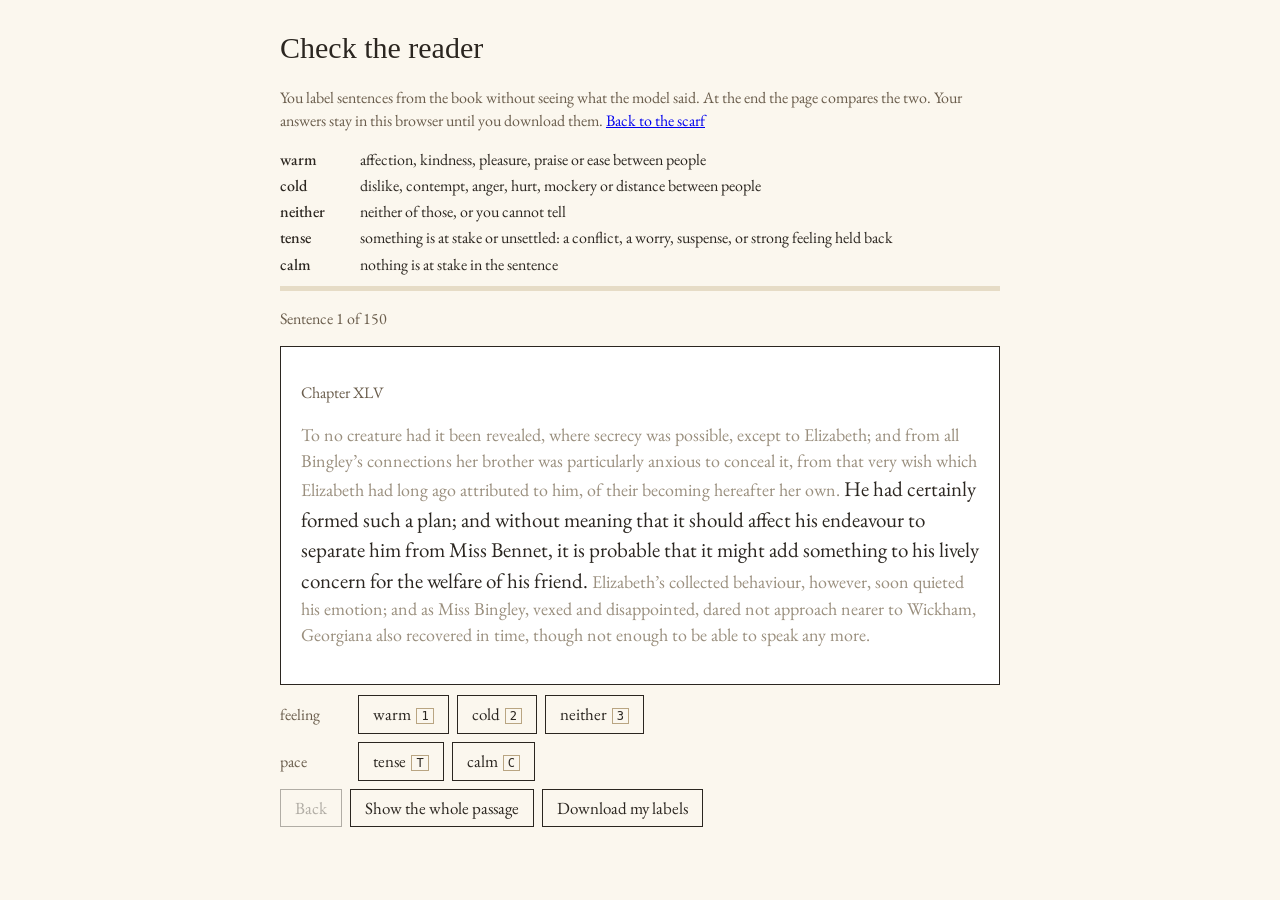
<file: site/knit/check.html>
<!doctype html>
<html lang="en">
<head>
<meta charset="utf-8">
<meta name="viewport" content="width=device-width, initial-scale=1">
<title>Rebind · Check the reader</title>
<link rel="preconnect" href="https://fonts.googleapis.com">
<link rel="preconnect" href="https://fonts.gstatic.com" crossorigin>
<link href="https://fonts.googleapis.com/css2?family=IM+Fell+English+SC&family=EB+Garamond:ital,wght@0,400;0,500;1,400&display=swap" rel="stylesheet">
<style>
  :root { --ink: #2b2620; --soft: #6a5d4c; --rule: #b9a582; --paper: #fbf7ee; }
  body { margin: 0; background: var(--paper); color: var(--ink); font-family: "EB Garamond", Georgia, serif; font-size: 18px; line-height: 1.45; }
  main { max-width: 720px; margin: 0 auto; padding: 26px 20px 60px; }
  h1 { font-family: "IM Fell English SC", serif; font-weight: 400; font-size: 30px; margin: 0 0 4px; }
  h2 { font-family: "IM Fell English SC", serif; font-weight: 400; font-size: 21px; margin: 24px 0 6px; border-bottom: 1px solid var(--rule); }
  .note { color: var(--soft); font-size: 16px; }
  dl { margin: 8px 0; font-size: 16px; } dt { font-weight: 500; float: left; width: 4.6em; } dd { margin: 0 0 3px 5em; }
  #card { border: 1px solid var(--ink); background: #fff; padding: 18px 20px; margin: 16px 0 10px; min-height: 150px; }
  #card .ctx { color: #9a8f7e; } #card .it { font-size: 21px; }
  .choices { display: flex; gap: 8px; flex-wrap: wrap; margin: 8px 0; align-items: center; }
  .choices span { width: 4.4em; color: var(--soft); font-size: 16px; }
  button { font: inherit; font-size: 17px; background: var(--paper); color: var(--ink); border: 1px solid var(--ink); padding: 6px 14px; cursor: pointer; }
  button.on { background: var(--ink); color: var(--paper); }
  button:disabled { opacity: 0.35; cursor: default; }
  kbd { font-family: ui-monospace, Menlo, monospace; font-size: 12px; border: 1px solid var(--rule); padding: 0 4px; margin-left: 5px; }
  #bar { height: 5px; background: #e6dcc6; margin: 10px 0; } #bar div { height: 5px; background: var(--ink); width: 0; }
  table { border-collapse: collapse; font-size: 16px; margin: 8px 0; } td, th { padding: 4px 14px 4px 0; text-align: left; border-bottom: 1px solid #e6dcc6; }
  #passage { white-space: pre-wrap; font-size: 15.5px; color: var(--soft); border-left: 2px solid var(--rule); padding-left: 10px; margin-top: 10px; }
  #passage mark { background: #f1d27a; color: var(--ink); }
</style>
</head>
<body>
<main>
  <h1>Check the reader</h1>
  <p class="note">You label sentences from the book without seeing what the model said. At the end the page compares the two. Your answers stay in this browser until you download them. <a href="./">Back to the scarf</a></p>
  <dl>
    <dt>warm</dt><dd>affection, kindness, pleasure, praise or ease between people</dd>
    <dt>cold</dt><dd>dislike, contempt, anger, hurt, mockery or distance between people</dd>
    <dt>neither</dt><dd>neither of those, or you cannot tell</dd>
    <dt>tense</dt><dd>something is at stake or unsettled: a conflict, a worry, suspense, or strong feeling held back</dd>
    <dt>calm</dt><dd>nothing is at stake in the sentence</dd>
  </dl>
  <div id="bar"><div></div></div>
  <p class="note" id="count"></p>
  <div id="card"></div>
  <div class="choices" id="feeling"><span>feeling</span></div>
  <div class="choices" id="pace"><span>pace</span></div>
  <div class="choices"><button id="back">Back</button><button id="context">Show the whole passage</button><button id="save">Download my labels</button></div>
  <div id="passage" hidden></div>
  <div id="result"></div>
</main>
<script type="module">
const BOOK = new URLSearchParams(location.search).get('book') || 'pride-and-prejudice', DATA = `../data/${BOOK}/`;
const [B, TXT] = await Promise.all(['book.json', 'text.json'].map(f => fetch(DATA + f).then(r => r.json())));
const S = B.sentences, P = B.passages, Q = new URLSearchParams(location.search);
const N = Math.min(S.start.length, parseInt(Q.get('n') || '150')), SEED = parseInt(Q.get('seed') || '1342');
const FEEL = ['warm', 'cold', 'neither'], PACE = ['tense', 'calm'], CODE = { neither: 0, warm: 1, cold: 2, calm: 0, tense: 1 };
// a fixed random sample of sentences that are at least four words long
let state = SEED; const rnd = () => (state = (state * 1664525 + 1013904223) >>> 0) / 4294967296;
const pool = [...S.start.keys()].filter(i => S.words[i] >= 4);
for (let i = pool.length - 1; i > 0; i--) { const j = Math.floor(rnd() * (i + 1)); [pool[i], pool[j]] = [pool[j], pool[i]]; }
const sample = pool.slice(0, N), KEY = `rebind-check-${B.run.id}-${SEED}-${N}`;
const mine = JSON.parse(localStorage.getItem(KEY) || '{}');
let at = Math.min(sample.findIndex(i => !(mine[i]?.feeling && mine[i]?.pace)) >>> 0, N);
const $ = id => document.getElementById(id), esc = s => String(s).replace(/[&<>]/g, c => ({ '&': '&amp;', '<': '&lt;', '>': '&gt;' }[c]));
const text = i => { const p = P[S.passage[i]]; return TXT.passages[p.id].slice(S.start[i] - p.start, S.end[i] - p.start).replace(/\s*\r?\n\s*/g, ' '); };
const same = (i, j) => j >= 0 && j < S.start.length && S.passage[i] === S.passage[j];

function button(group, label, key) {
  const b = document.createElement('button'); b.innerHTML = `${label}<kbd>${key}</kbd>`; b.dataset.v = label;
  b.onclick = () => choose(group, label); $(group).appendChild(b);
}
FEEL.forEach((f, k) => button('feeling', f, k + 1)); button('pace', 'tense', 'T'); button('pace', 'calm', 'C');
function choose(group, v) {
  if (at >= N) return;
  const i = sample[at]; (mine[i] ??= {})[group] = v; localStorage.setItem(KEY, JSON.stringify(mine));
  if (mine[i].feeling && mine[i].pace) { at++; }
  show();
}
function show() {
  const done = sample.filter(i => mine[i]?.feeling && mine[i]?.pace).length;
  $('bar').firstElementChild.style.width = (100 * done / N) + '%';
  $('count').textContent = at < N ? `Sentence ${at + 1} of ${N}` : `All ${N} labelled.`;
  $('back').disabled = at === 0; $('passage').hidden = true;
  if (at >= N) { $('card').innerHTML = '<p>Done. Thank you. The comparison is below; download your labels to keep it.</p>'; result(); return; }
  const i = sample[at], p = P[S.passage[i]];
  $('card').innerHTML = `<p class="note">${B.book.chapter_word || 'Chapter'} ${B.chapters[p.chapter - 1].label}</p><p><span class="ctx">${same(i, i - 1) ? esc(text(i - 1)) + ' ' : ''}</span><span class="it">${esc(text(i))}</span><span class="ctx">${same(i, i + 1) ? ' ' + esc(text(i + 1)) : ''}</span></p>`;
  for (const g of ['feeling', 'pace']) for (const b of $(g).querySelectorAll('button')) b.classList.toggle('on', mine[i]?.[g] === b.dataset.v);
  $('result').innerHTML = '';
}
$('back').onclick = () => { if (at > 0) { at--; const i = sample[at]; delete mine[i]; show(); } };
$('context').onclick = () => {
  if (at >= N) return;
  const i = sample[at], p = P[S.passage[i]], t = TXT.passages[p.id], a = S.start[i] - p.start, b = S.end[i] - p.start;
  $('passage').innerHTML = esc(t.slice(0, a)) + '<mark>' + esc(t.slice(a, b)) + '</mark>' + esc(t.slice(b)); $('passage').hidden = !$('passage').hidden;
};
addEventListener('keydown', e => {
  const k = e.key.toLowerCase();
  if (['1', '2', '3'].includes(k)) choose('feeling', FEEL[k - 1]); else if (k === 't') choose('pace', 'tense'); else if (k === 'c') choose('pace', 'calm');
});
$('save').onclick = () => {
  const out = { book: B.book.slug, run: B.run.id, seed: SEED, n: N, saved: new Date().toISOString(),
    labels: sample.filter(i => mine[i]?.feeling && mine[i]?.pace).map(i => ({ sentence: i, start: S.start[i], passage: P[S.passage[i]].id, ...mine[i] })) };
  const a = document.createElement('a'); a.href = URL.createObjectURL(new Blob([JSON.stringify(out, null, 1)], { type: 'application/json' }));
  a.download = 'handcheck.json'; a.click();
};
// agreement and Cohen's kappa between your labels and a reading
function compare(key, col, names) {
  const pairs = sample.filter(i => mine[i]?.[key] && S[col][i] >= 0).map(i => [CODE[mine[i][key]], S[col][i]]);
  if (!pairs.length) return null;
  const n = pairs.length, k = names.length, agree = pairs.filter(([a, b]) => a === b).length / n;
  let chance = 0;
  for (let v = 0; v < k; v++) chance += (pairs.filter(([a]) => a === v).length / n) * (pairs.filter(([, b]) => b === v).length / n);
  return { n, agree, kappa: chance === 1 ? 1 : (agree - chance) / (1 - chance) };
}
function result() {
  const rows = [['feeling', 'feeling', 'first reading'], ['feeling', 'feeling_b', 'second reading'], ['pace', 'pace', 'first reading'], ['pace', 'pace_b', 'second reading']]
    .map(([key, col, name]) => [key, name, compare(key, col, key === 'feeling' ? [0, 1, 2] : [0, 1])]).filter(r => r[2]);
  $('result').innerHTML = `<h2>You and the reader</h2><table><tr><th>Label</th><th>Against</th><th>Sentences</th><th>Same label</th><th>Kappa</th></tr>${rows.map(([k, name, c]) =>
    `<tr><td>${k}</td><td>${name}</td><td>${c.n}</td><td>${Math.round(100 * c.agree)} in 100</td><td>${c.kappa.toFixed(2)}</td></tr>`).join('')}</table>
    <p class="note">Kappa is agreement beyond what chance would give: 0 is chance, 1 is perfect. Download your labels and put the file at <code>data/handcheck.json</code> in the project, then run <code>uv run rebind check</code> to record this with the other checks.</p>`;
}
show();
</script>
</body>
</html>
</file>
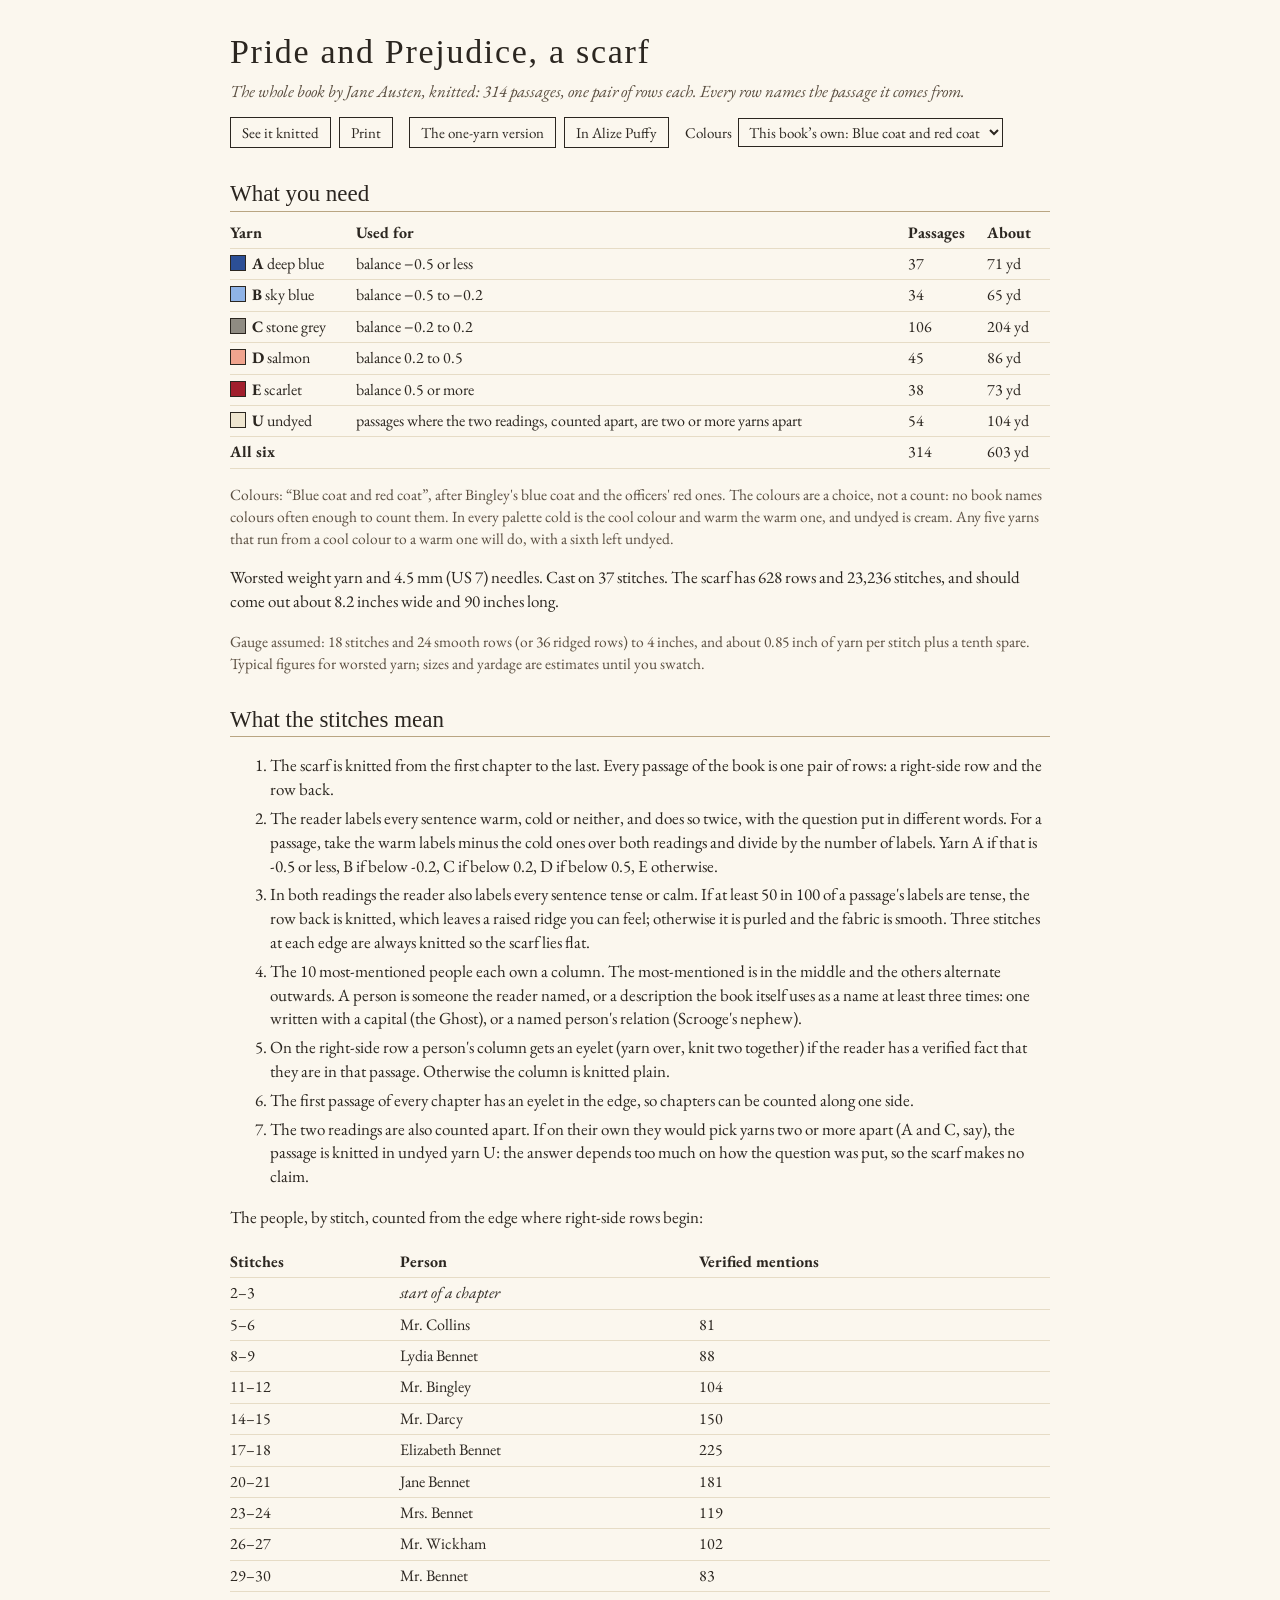
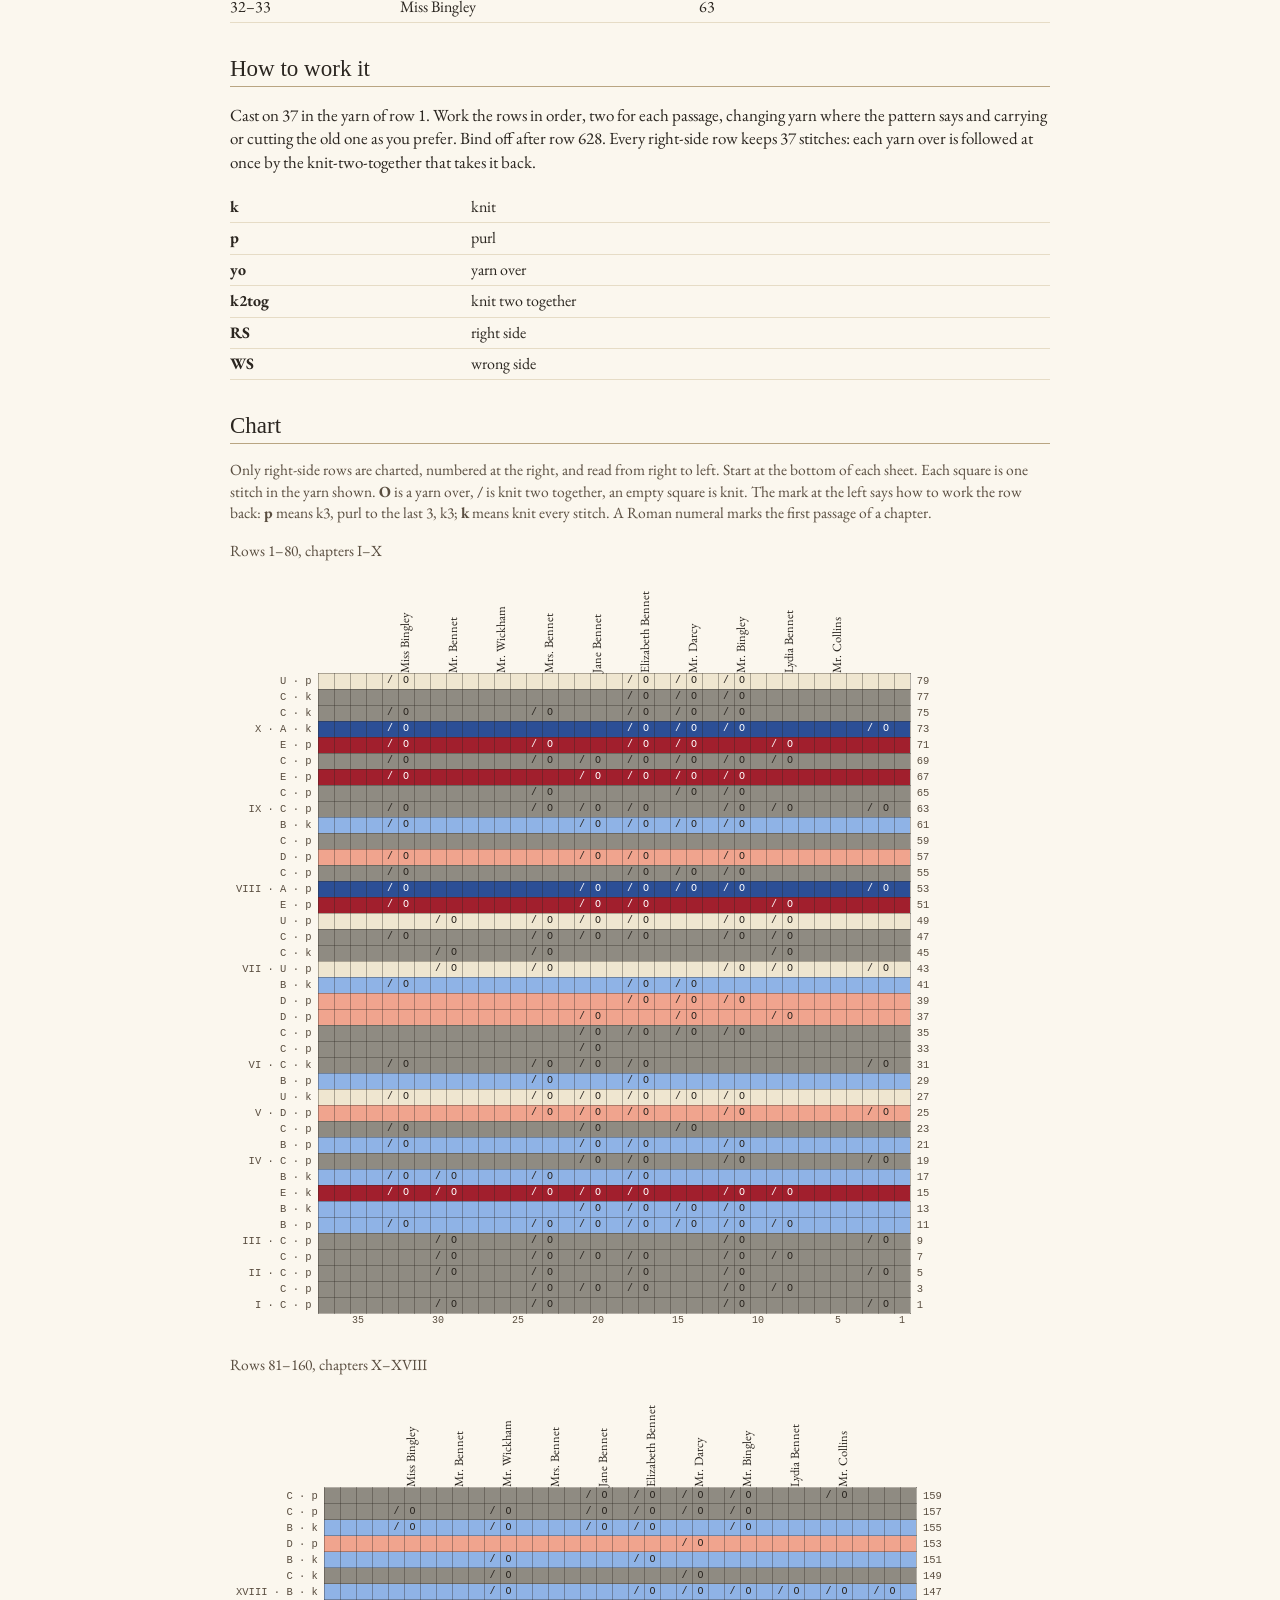
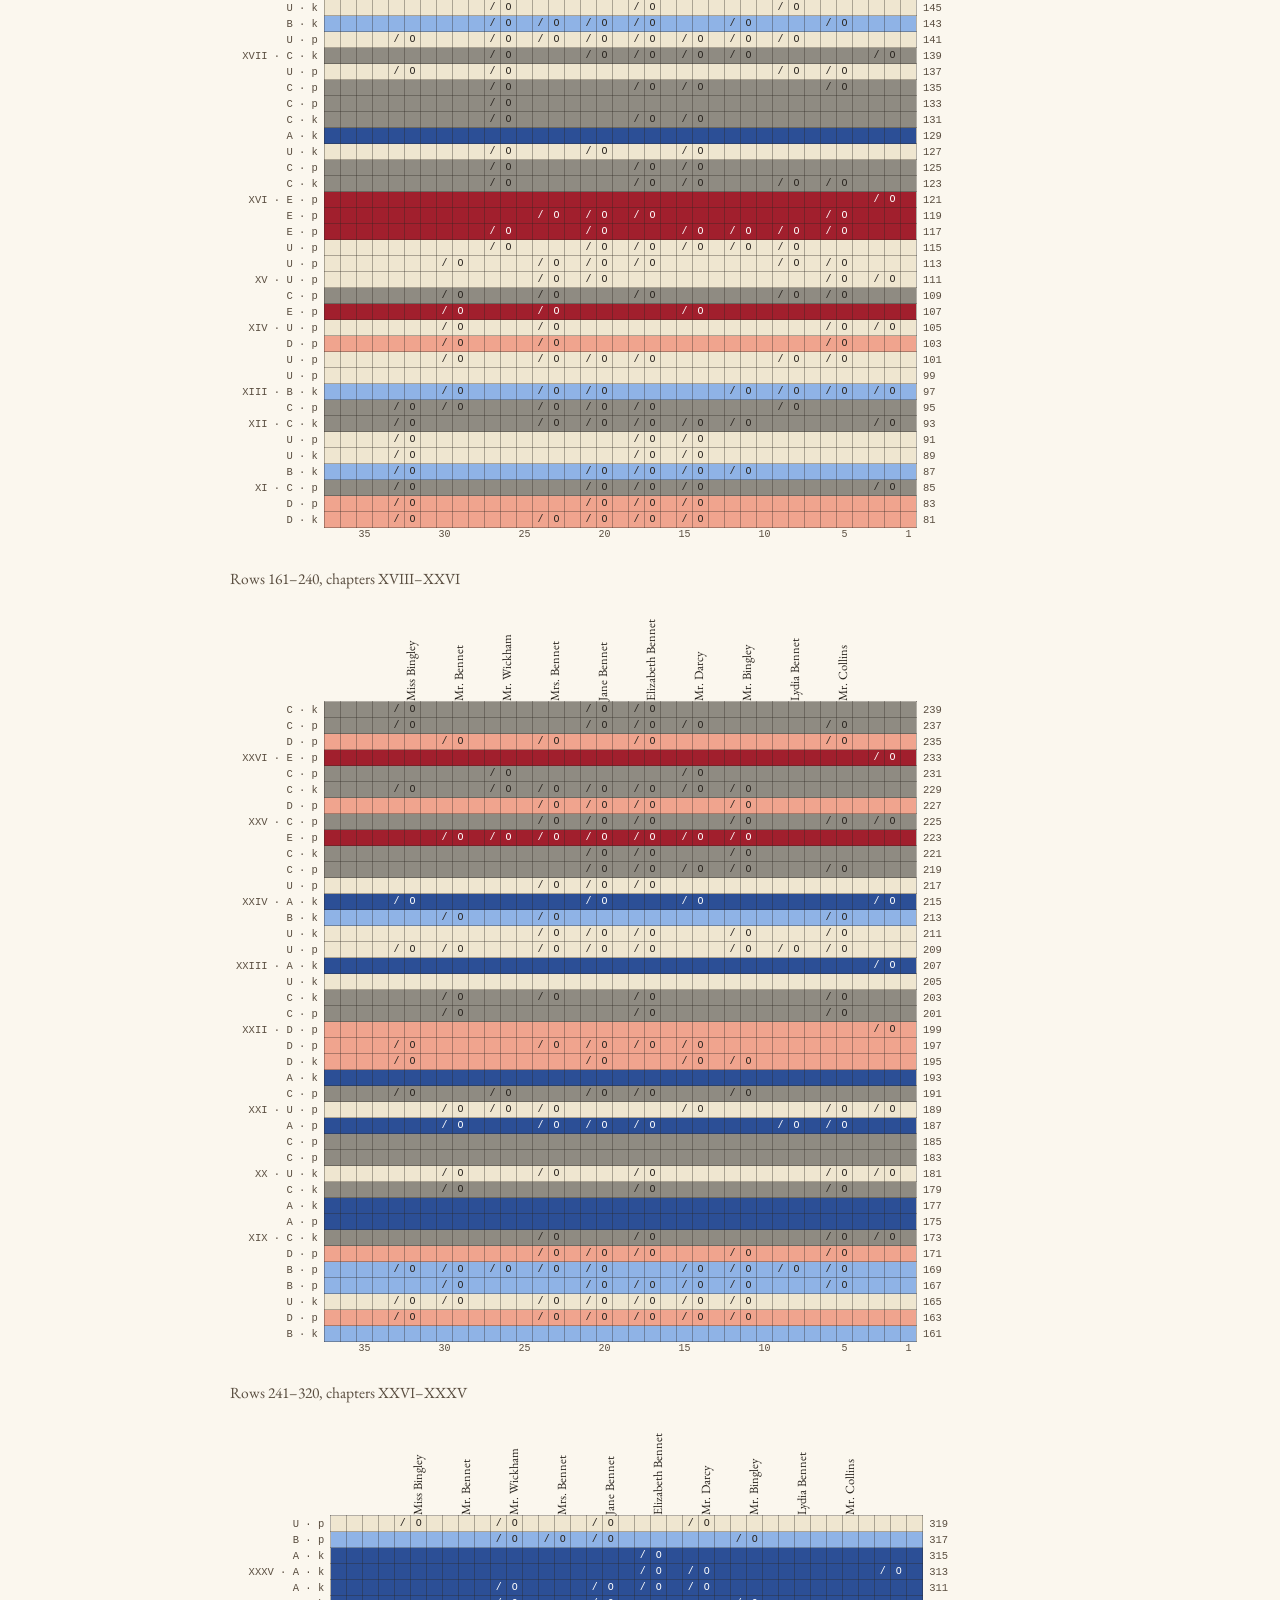
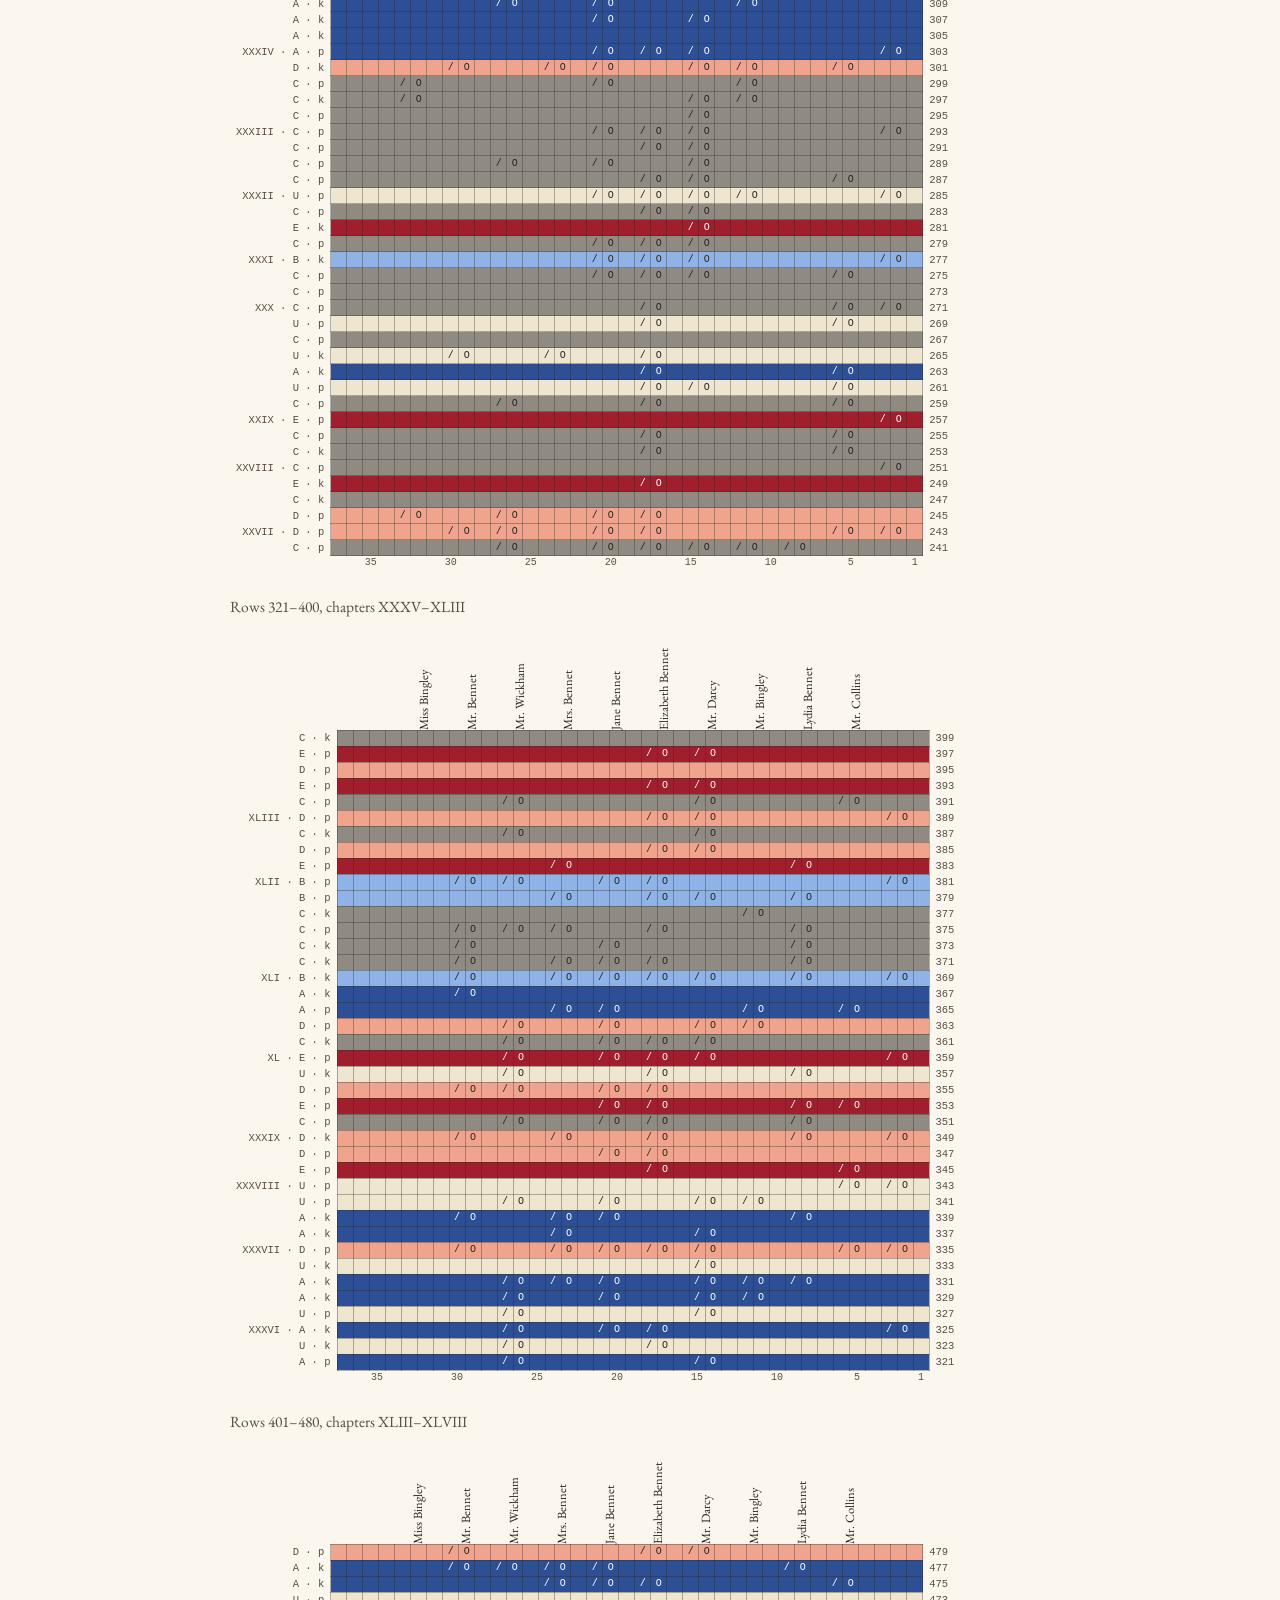
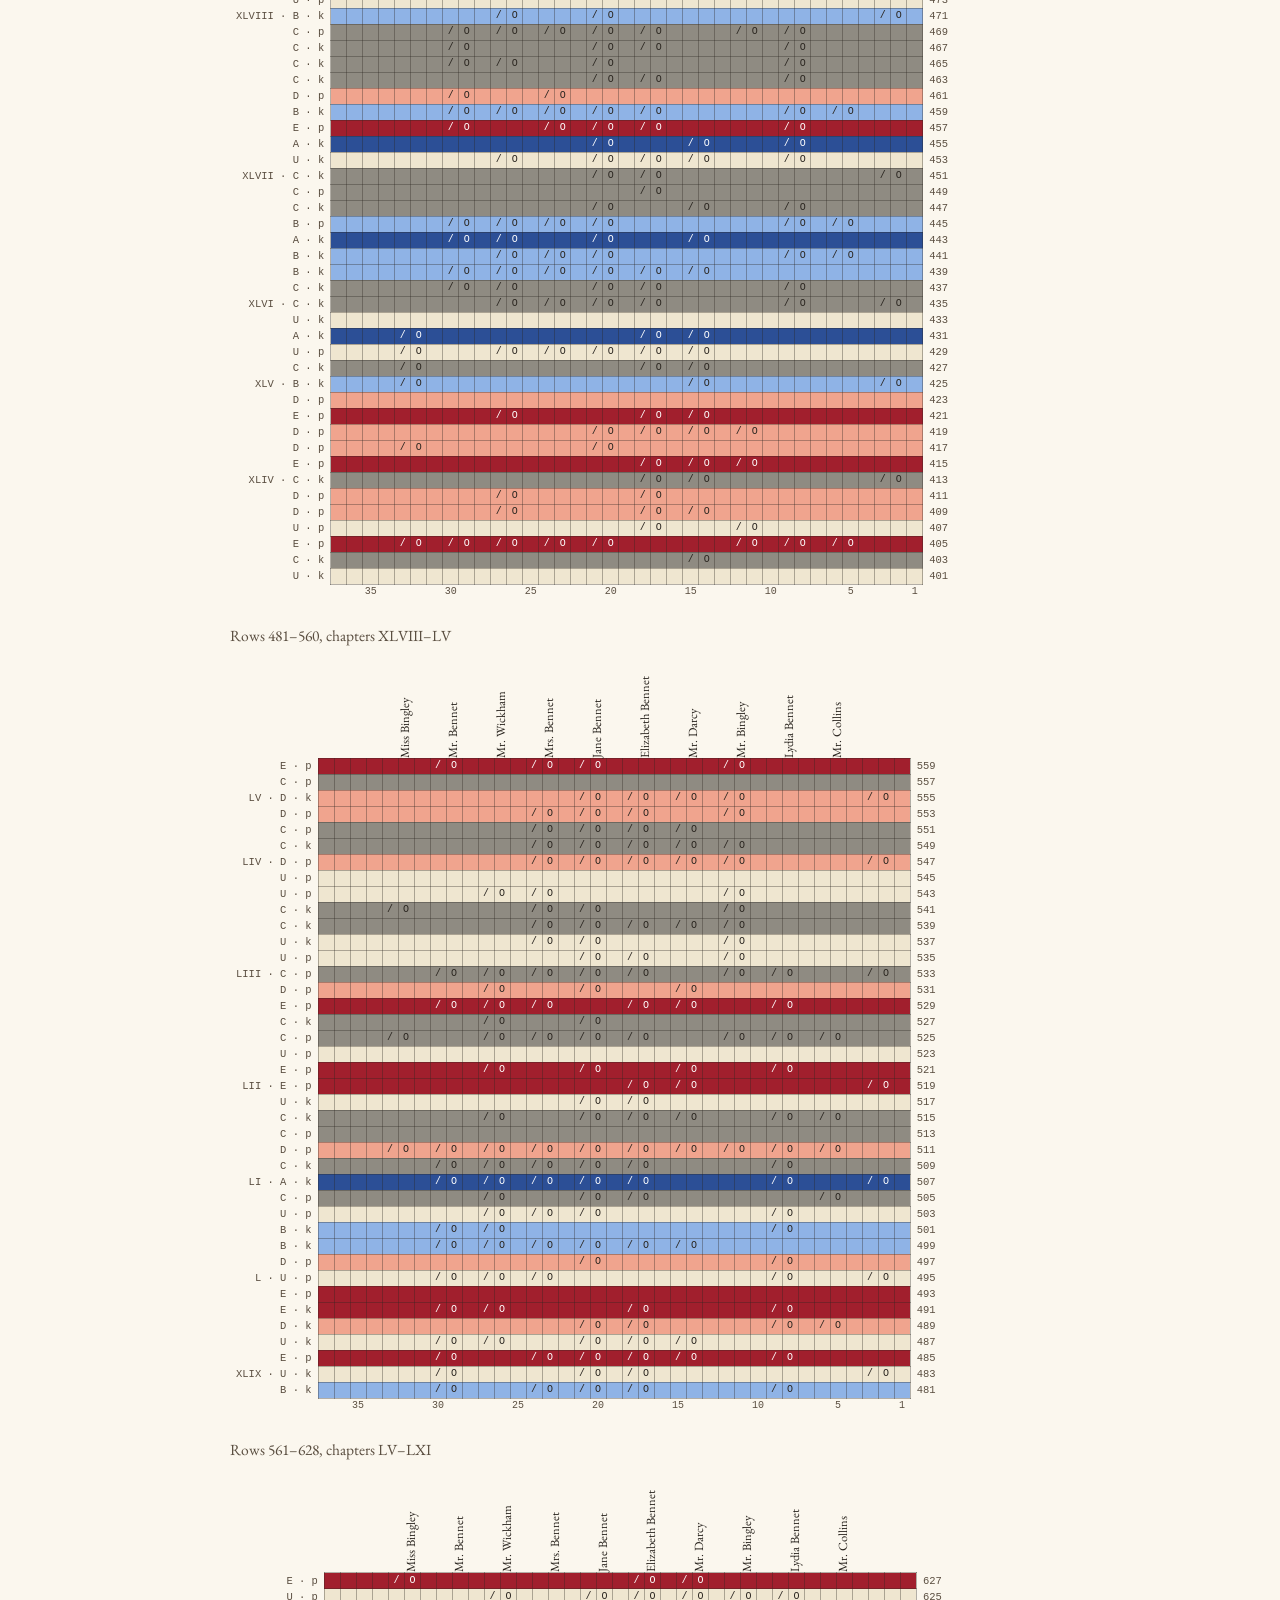
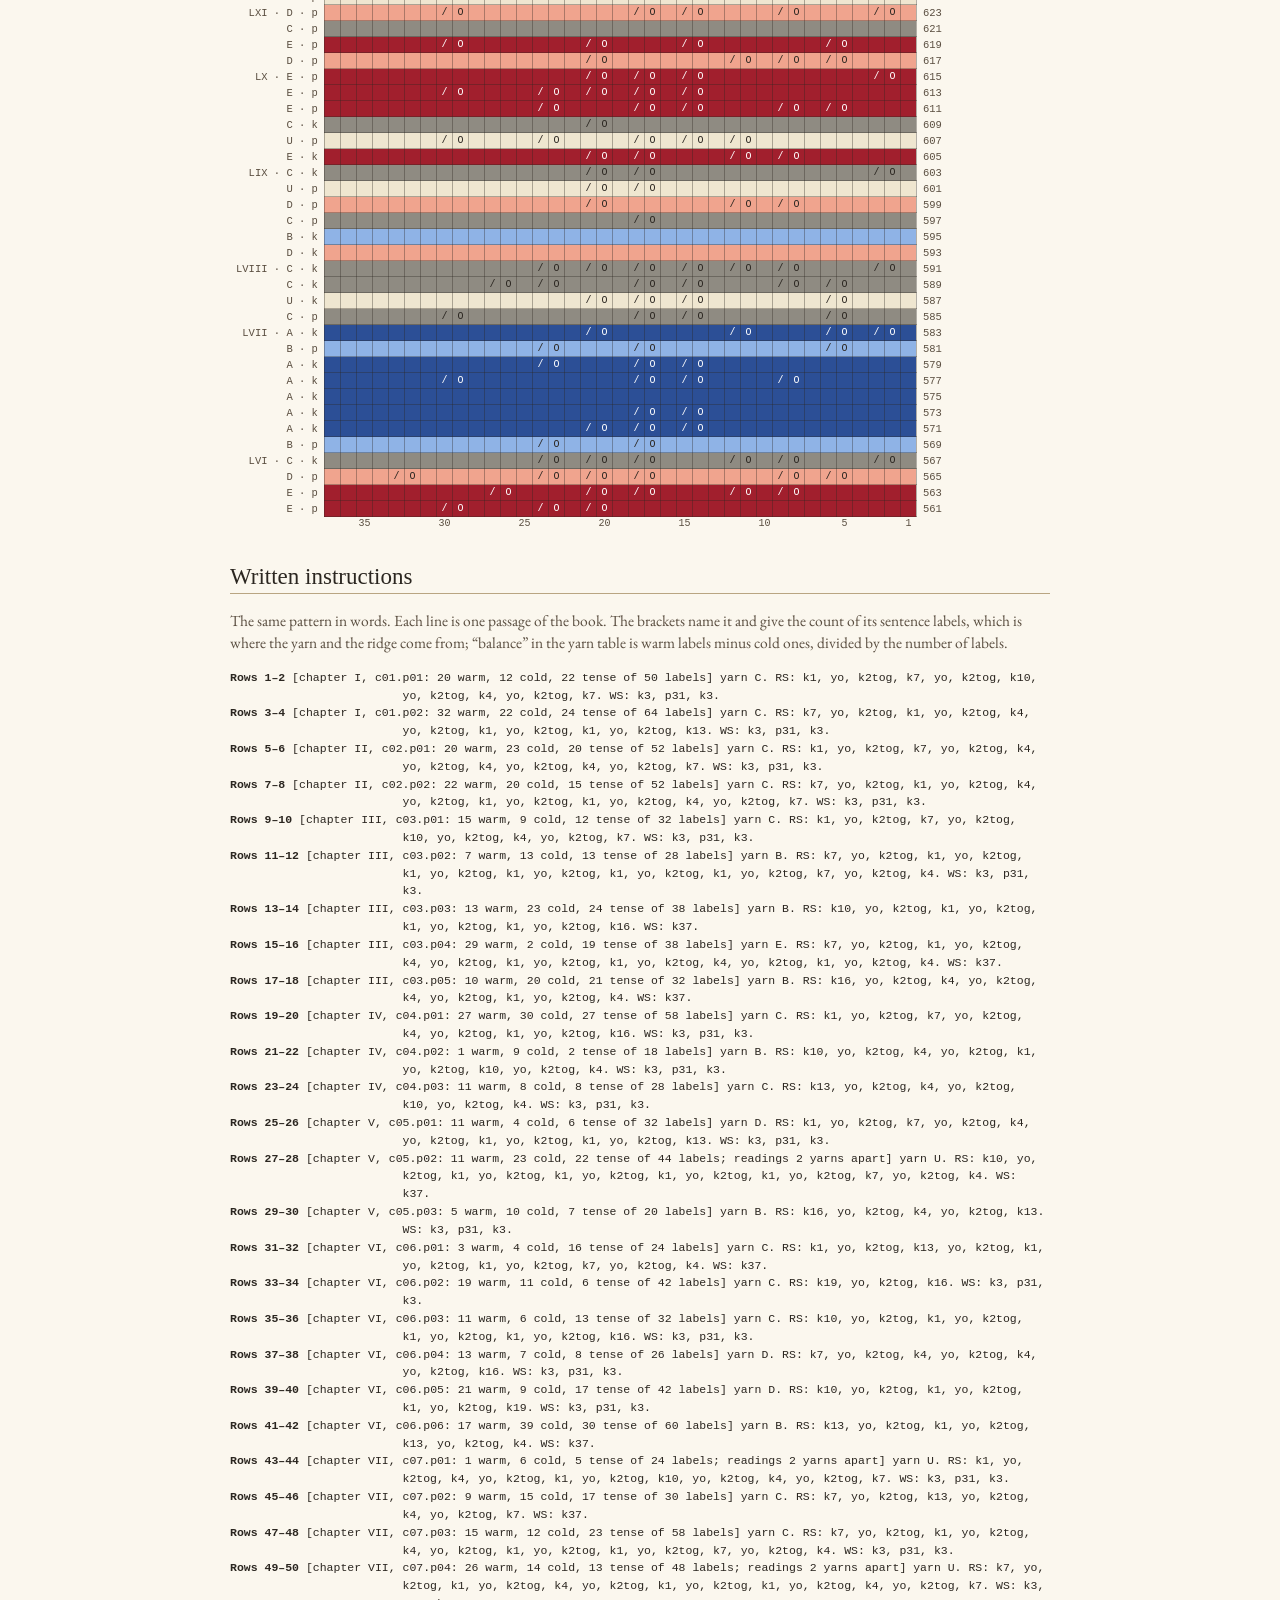
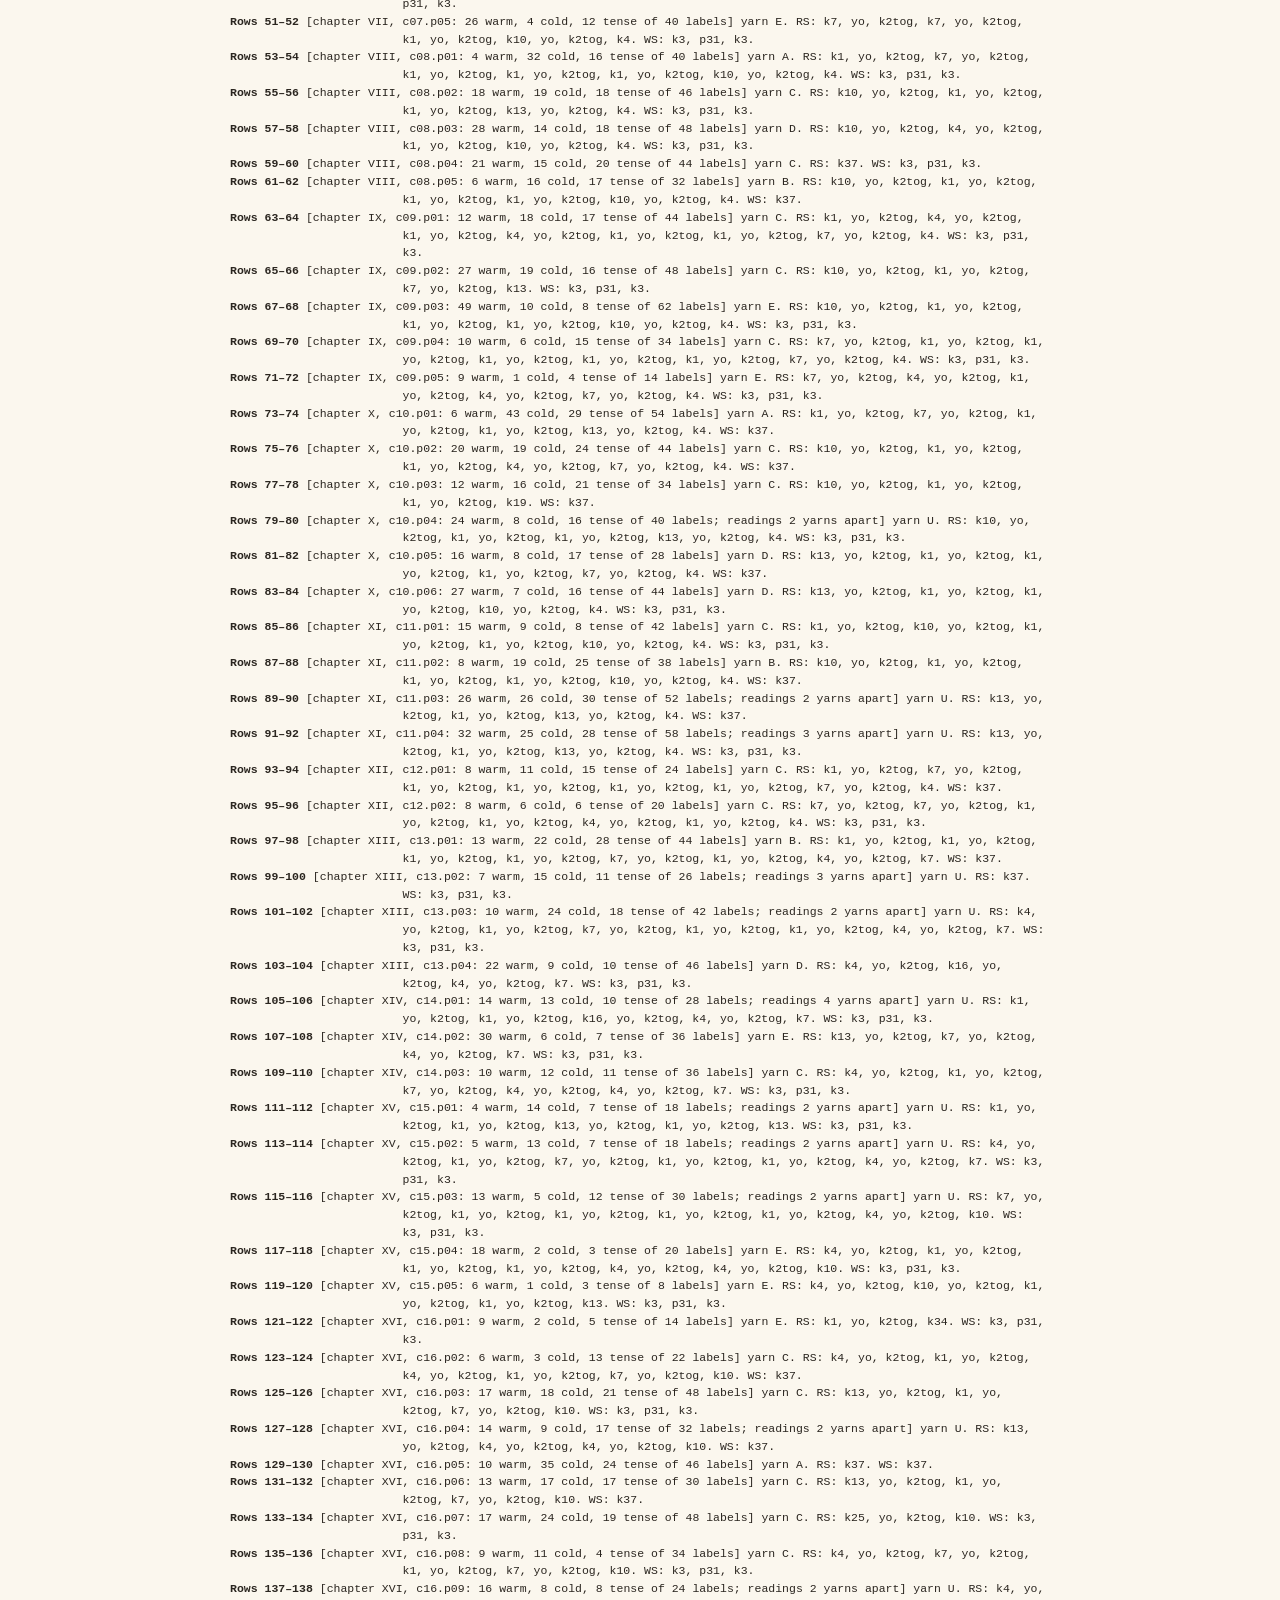
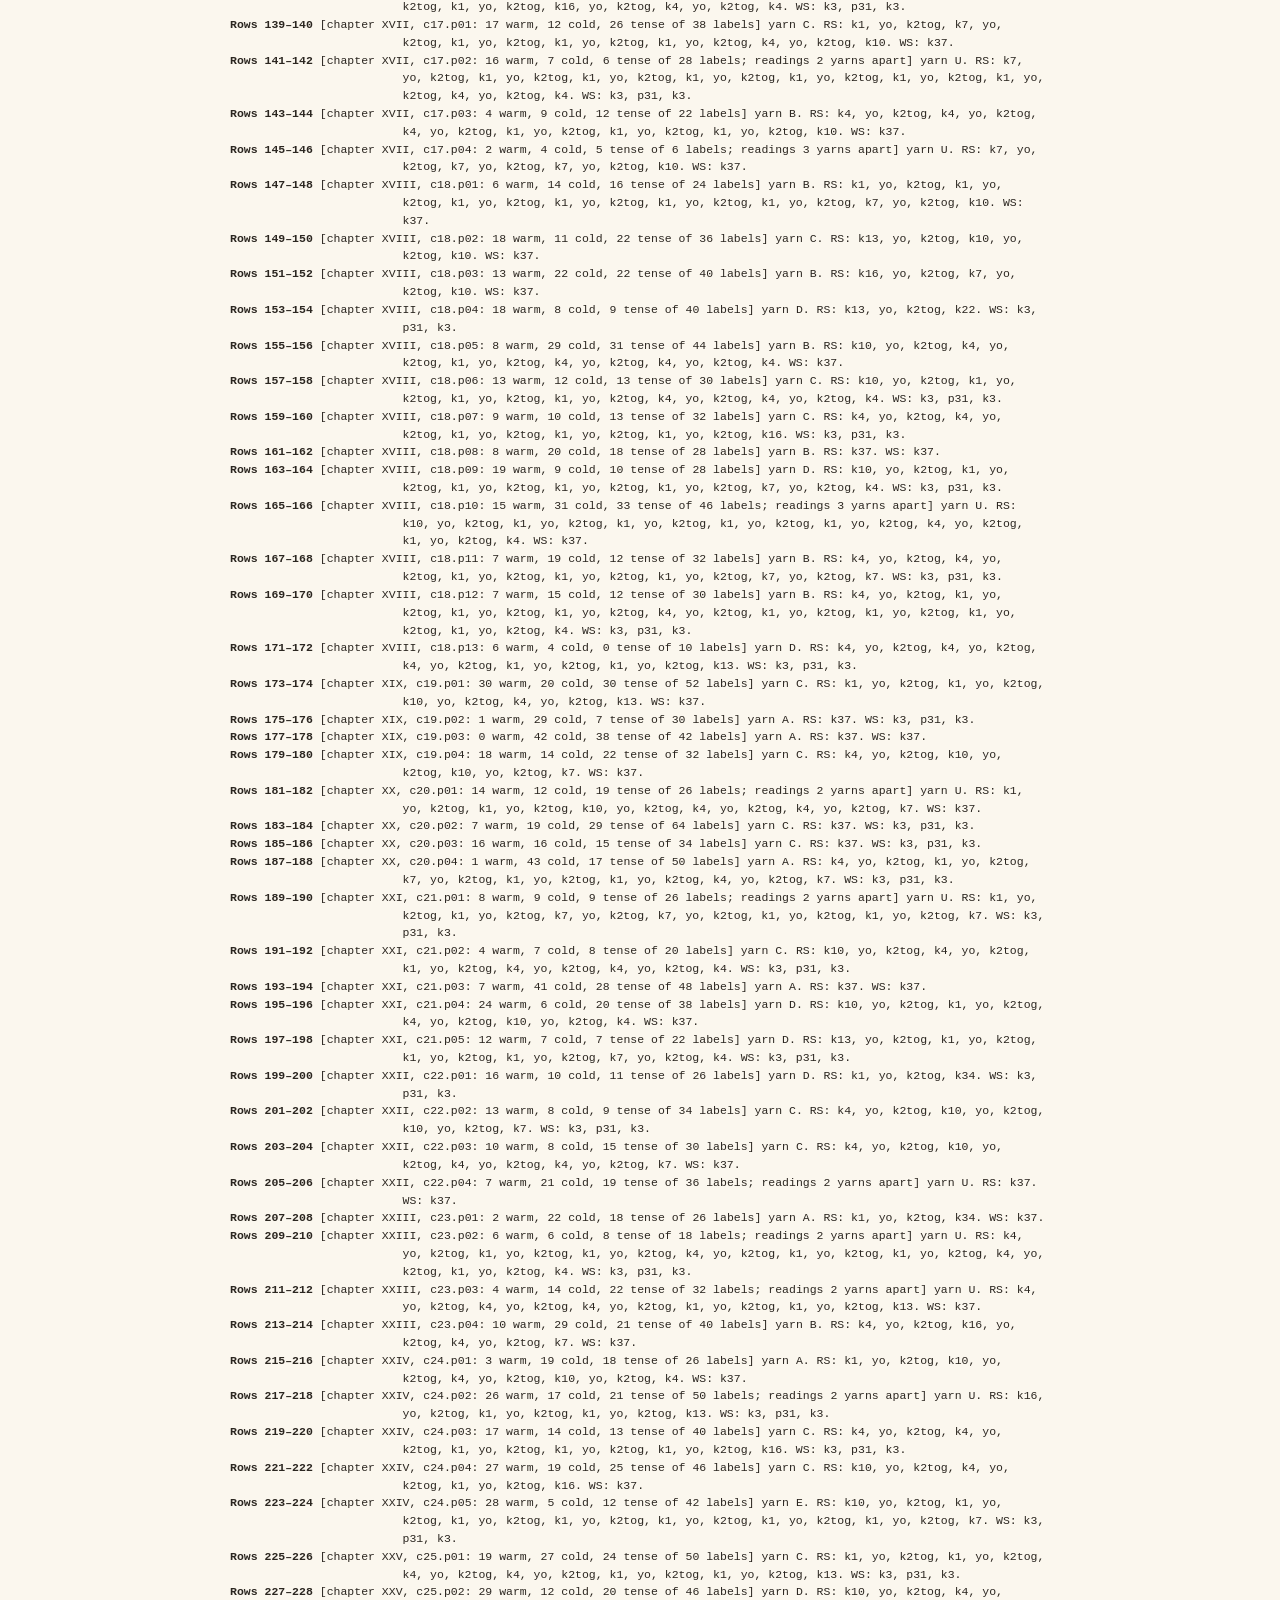
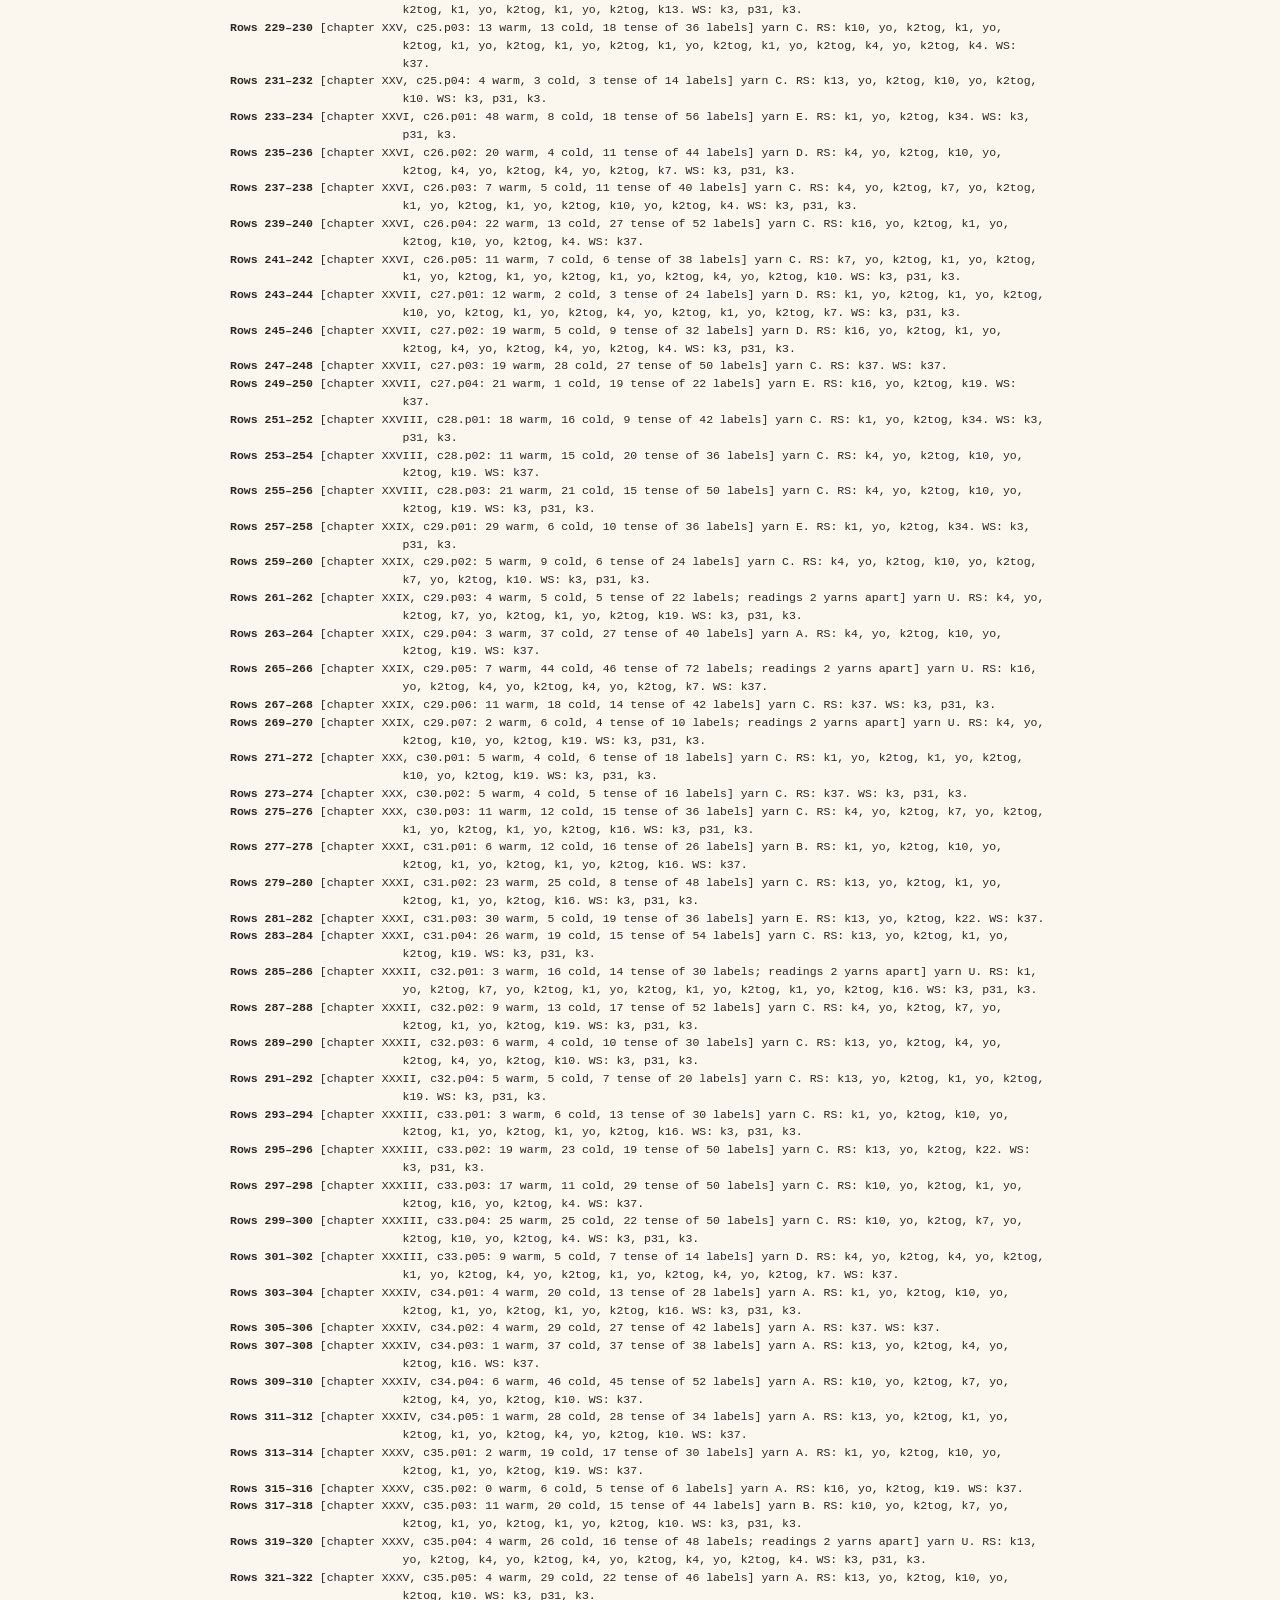
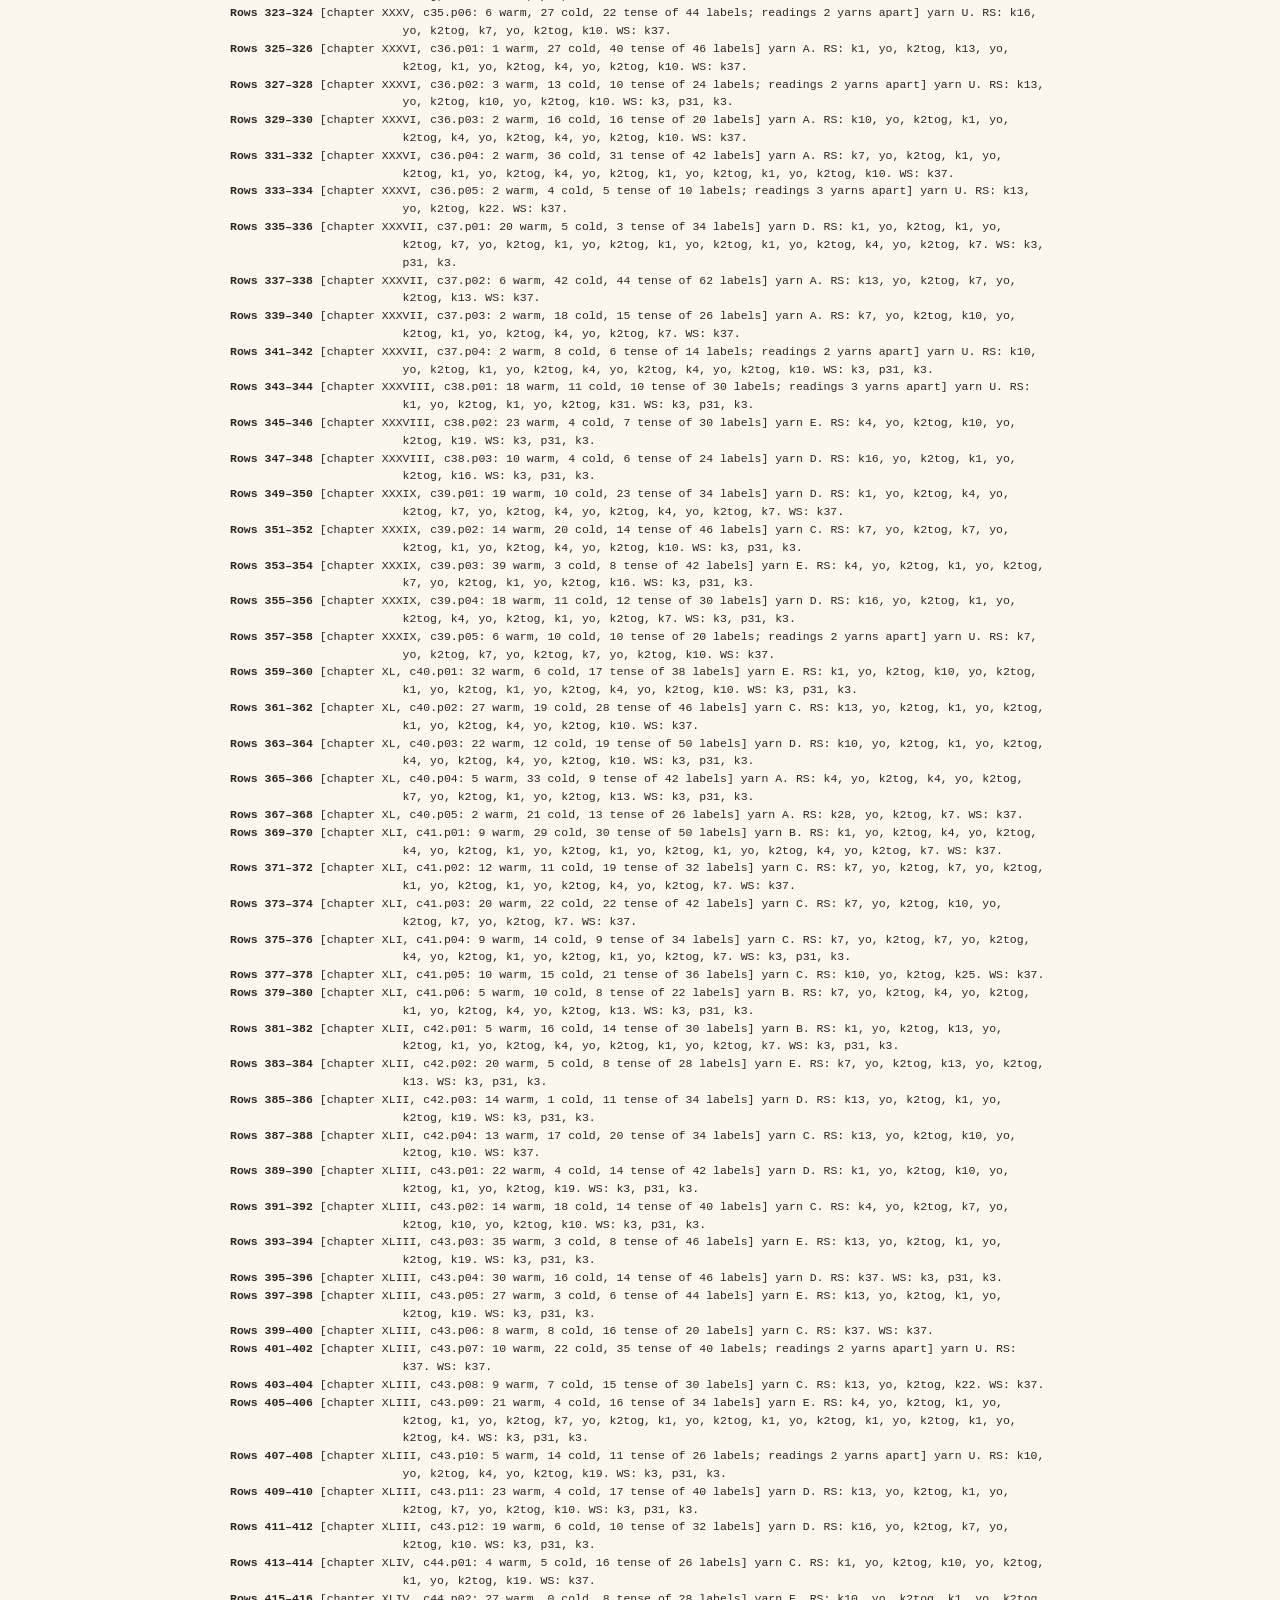
<file: site/knit/pattern.html>
<!doctype html>
<html lang="en">
<head>
<meta charset="utf-8">
<meta name="viewport" content="width=device-width, initial-scale=1">
<title>Rebind · Pride and Prejudice scarf: the pattern</title>
<link rel="preconnect" href="https://fonts.googleapis.com">
<link rel="preconnect" href="https://fonts.gstatic.com" crossorigin>
<link href="https://fonts.googleapis.com/css2?family=IM+Fell+English+SC&family=EB+Garamond:ital,wght@0,400;0,500;1,400&display=swap" rel="stylesheet">
<style>
  :root { --ink: #2b2620; --soft: #5a4e40; --rule: #b9a582; --paper: #fbf7ee; }
  body { margin: 0; background: var(--paper); color: var(--ink); font-family: "EB Garamond", Georgia, serif; font-size: 17px; line-height: 1.4; }
  main { max-width: 820px; margin: 0 auto; padding: 28px 20px 60px; }
  h1 { font-family: "IM Fell English SC", serif; font-weight: 400; font-size: 34px; letter-spacing: 0.05em; margin: 0; }
  h2 { font-family: "IM Fell English SC", serif; font-weight: 400; font-size: 23px; margin: 30px 0 6px; border-bottom: 1px solid var(--rule); }
  .sub { font-style: italic; margin: 4px 0 14px; color: var(--soft); }
  .bar { display: flex; gap: 8px; margin: 12px 0 0; }
  .bar .dye { font-size: 15px; display: inline-flex; align-items: center; gap: 6px; margin-left: 8px; }
  .bar .dye select { font: inherit; font-size: 15px; background: none; color: var(--ink); border: 1px solid var(--ink); padding: 3px 6px; }
  .bar a#mode { margin-left: 8px; }
  .bar a, .bar button { font: inherit; font-size: 15px; background: none; color: var(--ink); border: 1px solid var(--ink); padding: 4px 11px; cursor: pointer; text-decoration: none; }
  table.plain { border-collapse: collapse; width: 100%; font-size: 16px; }
  table.plain td, table.plain th { text-align: left; padding: 4px 8px 4px 0; border-bottom: 1px solid #e6dcc6; vertical-align: top; }
  .sw { display: inline-block; width: 14px; height: 14px; border: 1px solid var(--ink); vertical-align: -2px; margin-right: 6px; }
  ol.rules li { margin: 5px 0; }
  .note { color: var(--soft); font-size: 15.5px; }
  .chart { border-collapse: collapse; margin: 10px 0 4px; font-family: ui-monospace, Menlo, monospace; font-size: 10px; }
  .chart td { width: 15px; height: 15px; min-width: 15px; text-align: center; padding: 0; border: 1px solid rgba(43, 38, 32, 0.35); line-height: 14px; }
  .chart td.m { border: 0; width: auto; padding: 0 6px; white-space: nowrap; font-size: 10.5px; color: var(--soft); text-align: right; }
  .chart td.r { text-align: left; }
  .chart tr.head td { border: 0; height: auto; vertical-align: bottom; color: var(--soft); }
  .chart tr.head td.who { height: 96px; }
  .chart tr.head td.who span { display: block; writing-mode: vertical-rl; transform: rotate(180deg); white-space: nowrap; font-family: "EB Garamond", serif; font-size: 12.5px; color: var(--ink); }
  .chart td.e { box-shadow: inset 0 0 0 100px rgba(255, 255, 255, 0.0); }
  section.sheet { break-inside: avoid; page-break-inside: avoid; margin-bottom: 26px; }
  .written { font-family: ui-monospace, Menlo, monospace; font-size: 11.5px; line-height: 1.55; }
  .written div { padding-left: 15em; text-indent: -15em; }
  .written b { font-weight: 600; }
  @media print {
    body { background: #fff; font-size: 12.5pt; } main { max-width: none; padding: 0; } .bar { display: none; }
    * { -webkit-print-color-adjust: exact; print-color-adjust: exact; }
    h2.break { break-before: page; page-break-before: always; }
  }
</style>
</head>
<body>
<main>
  <h1 id="title">Pride and Prejudice</h1>
  <p class="sub" id="sub"></p>
  <div class="bar"><a href="./">See it knitted</a><button onclick="print()">Print</button><a href="#" id="mode"></a><a href="puffy.html" id="puffy">In Alize Puffy</a><label class="dye">Colours <select id="palette"></select></label></div>

  <h2>What you need</h2>
  <table class="plain" id="yarns"></table>
  <p class="note" id="dye"></p>
  <p id="needles"></p>
  <p class="note" id="gauge"></p>

  <h2>What the stitches mean</h2>
  <ol class="rules" id="rules"></ol>
  <p>The people, by stitch, counted from the edge where right-side rows begin:</p>
  <table class="plain" id="columns"></table>

  <h2>How to work it</h2>
  <p id="how"></p>
  <table class="plain" id="abbr"></table>

  <h2 class="break">Chart</h2>
  <p class="note" id="chart-note">Only right-side rows are charted, numbered at the right, and read from right to left. Start at the bottom of each sheet. Each square is one stitch in the yarn shown. <b>O</b> is a yarn over, <b>/</b> is knit two together, an empty square is knit. The mark at the left says how to work the row back: <b>p</b> means k3, purl to the last 3, k3; <b>k</b> means knit every stitch. A Roman numeral marks the first passage of a <span class="cw">chapter</span>.</p>
  <div id="chart"></div>

  <h2 class="break">Written instructions</h2>
  <p class="note" id="written-note">The same pattern in words. Each line is one passage of the book. The brackets name it and give the count of its sentence labels, which is where the yarn and the ridge come from; “balance” in the yarn table is warm labels minus cold ones, divided by the number of labels.</p>
  <div class="written" id="written"></div>
</main>
<script type="module">
const BOOK = new URLSearchParams(location.search).get('book') || 'pride-and-prejudice';
import { chosen, dye, loadPalettes, picker } from '../palette.js';
const K = await fetch(`../data/${BOOK}/pattern.json`).then(r => r.json());
const PALETTES = await loadPalettes('../data/'), OWN_DYE = K.palette?.name;
dye(K, PALETTES, chosen());
// ?mode=texture: the one-yarn version of the same pattern (K.texture, row.tx)
const TX = new URLSearchParams(location.search).get('mode') === 'texture' && K.texture ? K.texture : null;
if (TX) document.getElementById('palette').closest('label').remove(); else picker(document.getElementById('palette'), PALETTES, `This book’s own: ${OWN_DYE}`);
if (TX) document.getElementById('dye').textContent = TX.yarn.note;
else if (K.palette) document.getElementById('dye').textContent = `Colours: “${K.palette.name}”${K.palette.borrowed ? `, borrowed from another book` : `, after ${K.palette.from}`}. ${K.palette.note} Any five yarns that run from a cool colour to a warm one will do, with a sixth left undyed.`;
document.querySelector('.bar a').href = `./?book=${BOOK}${TX ? '&mode=texture' : ''}`;
document.getElementById('mode').href = `?book=${BOOK}${TX ? '' : '&mode=texture'}`; document.getElementById('puffy').href = `puffy.html?book=${BOOK}`; document.getElementById('mode').textContent = TX ? 'The coloured version' : 'The one-yarn version';
const $ = id => document.getElementById(id), esc = s => String(s).replace(/[&<>]/g, c => ({ '&': '&amp;', '<': '&lt;', '>': '&gt;' }[c]));
const yarn = Object.fromEntries(K.yarns.map(y => [y.key, y])), S = TX ? { ...K.size, ...TX.size } : K.size, G = K.gauge, CAST = TX ? TX.cast_on : K.cast_on;
const RULES = TX ? { ...K.rules, ...TX.rules } : K.rules, ABBR = TX ? { ...K.abbreviations, ...TX.abbreviations } : K.abbreviations;
const dark = h => (parseInt(h.slice(1, 3), 16) * 0.3 + parseInt(h.slice(3, 5), 16) * 0.59 + parseInt(h.slice(5, 7), 16) * 0.11) < 120;
document.title = `Rebind · ${K.book.title} scarf: the pattern`;
$('title').textContent = K.book.title + (TX ? ', a scarf in one yarn' : ', a scarf');
for (const e of document.querySelectorAll('.cw')) e.textContent = (K.book.chapter_word || 'chapter').toLowerCase();
$('sub').textContent = `The whole book by ${K.book.author}, knitted: ${S.pairs} passages, one pair of rows each. Every row names the passage it comes from.`;
const cut = v => String(v).replace('-', '−');
const use = y => !y.balance ? 'passages where the two readings, counted apart, are two or more yarns apart' : y.balance[0] === null ? `balance ${cut(y.balance[1])} or less` : y.balance[1] === null ? `balance ${cut(y.balance[0])} or more` : `balance ${cut(y.balance[0])} to ${cut(y.balance[1])}`;
if (TX) $('yarns').innerHTML = `<tr><th>Yarn</th><th>Used for</th><th>Passages</th><th>About</th></tr><tr><td><span class="sw" style="background:${TX.yarn.hex}"></span>${esc(TX.yarn.name)}</td><td>every row</td><td>${S.pairs}</td><td>${TX.size.yards} yd</td></tr>`;
else $('yarns').innerHTML = '<tr><th>Yarn</th><th>Used for</th><th>Passages</th><th>About</th></tr>' + K.yarns.map(y =>
  `<tr><td><span class="sw" style="background:${y.hex}"></span><b>${y.key}</b> ${esc(y.name)}</td><td>${use(y)}</td><td>${y.pairs}</td><td>${y.yards} yd</td></tr>`).join('')
  + `<tr><td colspan="2"><b>All six</b></td><td>${S.pairs}</td><td>${K.yarns.reduce((a, y) => a + y.yards, 0)} yd</td></tr>`;
$('needles').textContent = `${G.yarn[0].toUpperCase() + G.yarn.slice(1)} yarn and ${G.needles} needles. Cast on ${CAST} stitches. The scarf has ${S.rows} rows and ${S.stitches.toLocaleString()} stitches, and should come out about ${S.width_in} inches wide and ${S.length_in} inches long.`;
$('gauge').textContent = `Gauge assumed: ${G.stitches_per_4in} stitches and ${G.smooth_rows_per_4in} smooth rows (or ${G.ridged_rows_per_4in} ridged rows) to 4 inches, and about ${G.yarn_inches_per_stitch} inch of yarn per stitch plus a tenth spare. ${G.note}`;
$('rules').innerHTML = Object.values(RULES).map(v => `<li>${esc(v)}</li>`).join('');
$('columns').innerHTML = '<tr><th>Stitches</th><th>Person</th><th>Verified mentions</th></tr>'
  + `<tr><td>${K.chapter_stitches.join('–')}</td><td><i>start of a ${(K.book.chapter_word || 'chapter').toLowerCase()}</i></td><td></td></tr>`
  + K.columns.map(c => `<tr><td>${c.stitches.join('–')}</td><td>${esc(c.name)}</td><td>${c.mentions}</td></tr>`).join('')
  + (TX ? `<tr><td>${TX.rope_stitches.join('–')}</td><td><i>the rope, crossed on a tense passage</i></td><td></td></tr>` : '');
if (TX) $('how').textContent = `Cast on ${CAST}. Work the rows in order, two for each passage. On the row back, knit the knit stitches and purl the purl stitches as they face you, and purl every yarn over and every knit-two-together; the written rows spell it out. Bind off after row ${S.rows}. Every right-side row keeps ${CAST} stitches: each yarn over is followed at once by the knit-two-together that takes it back, and a right twist only crosses two stitches.`;
else $('how').textContent = `Cast on ${K.cast_on} in the yarn of row 1. Work the rows in order, two for each passage, changing yarn where the pattern says and carrying or cutting the old one as you prefer. Bind off after row ${S.rows}. Every right-side row keeps ${K.cast_on} stitches: each yarn over is followed at once by the knit-two-together that takes it back.`;
$('abbr').innerHTML = Object.entries(ABBR).map(([a, b]) => `<tr><td><b>${a}</b></td><td>${esc(b)}</td></tr>`).join('');

// chart: sheets of 40 passages, each read from the bottom, stitch 1 at the right
const SHEET = 40, W = CAST, owner = {};
K.columns.forEach(c => { owner[c.stitches[0]] = c.name; });
let chart = '';
for (let a = 0; a < K.rows.length; a += SHEET) {
  const rows = K.rows.slice(a, a + SHEET);
  let t = `<section class="sheet"><p class="note">Rows ${a * 2 + 1}–${(a + rows.length) * 2}, ${(K.book.chapter_word || 'Chapter').toLowerCase()}s ${rows[0].chapter_label}–${rows.at(-1).chapter_label}</p><table class="chart"><tr class="head"><td class="m"></td>`;
  for (let c = W; c >= 1; c--) t += `<td class="who">${owner[c] ? `<span>${esc(owner[c])}</span>` : ''}</td>`;
  t += '<td class="m"></td></tr>';
  for (const r of [...rows].reverse()) {
    const y = TX ? TX.yarn : yarn[r.yarn], ink = dark(y.hex) ? '#fff' : '#2b2620', cells = TX ? r.tx.rs : r.rs;
    const sym = { o: 'O', '/': '/', p: '•', X: '<', x: '>' };
    t += `<tr><td class="m">${r.starts_chapter ? r.chapter_label + ' · ' : ''}${TX ? (r.unsure ? 'unsure · knit back' : `${r.yarn} · as they face`) : `${r.yarn} · ${r.texture === 'ridged' ? 'k' : 'p'}`}</td>`;
    for (let c = W - 1; c >= 0; c--) t += `<td style="background:${y.hex};color:${ink}">${sym[cells[c]] || ''}</td>`;
    t += `<td class="m r">${r.n * 2 - 1}</td></tr>`;
  }
  t += '<tr class="head"><td class="m"></td>';
  for (let c = W; c >= 1; c--) t += `<td>${c % 5 === 0 || c === 1 ? c : ''}</td>`;
  chart += t + '<td class="m"></td></tr></table></section>';
}
$('chart').innerHTML = chart;
$('written').innerHTML = K.rows.map(r => `<div><b>Rows ${r.n * 2 - 1}–${r.n * 2}</b> [${(K.book.chapter_word || 'Chapter').toLowerCase()} ${r.chapter_label}, ${r.passage}${r.tally.both ? `: ${r.tally.both.warm} warm, ${r.tally.both.cold} cold, ${r.tally.both.tense} tense of ${r.tally.both.n} labels` : ''}${r.unsure ? `; readings ${r.gap} ${TX ? 'classes' : 'yarns'} apart` : ''}] ${TX ? (r.unsure ? 'unsure' : `class ${r.yarn}`) + (r.texture === 'ridged' ? ', tense' : '') : `yarn ${r.yarn}`}. RS: ${esc((TX ? r.tx : r).rs_text)}. WS: ${esc((TX ? r.tx : r).ws_text)}.</div>`).join('');
if (TX) {
  $('chart-note').innerHTML = 'Only right-side rows are charted, numbered at the right, and read from right to left. Start at the bottom of each sheet. Each square is one stitch. An empty square is knit, <b>•</b> is purl, <b>O</b> is a yarn over, <b>/</b> is knit two together, and <b>&gt;&lt;</b> is a right twist over two stitches. The mark at the left gives the passage’s class and how to work the row back: “as they face” means knit the knits and purl the purls; “knit back” means knit every stitch.';
  $('written-note').textContent = 'The same pattern in words. Each line is one passage of the book. The brackets name it and give the count of its sentence labels, which is where its class (how much is purled) and the crossing of the rope come from.';
}
</script>
</body>
</html>
</file>
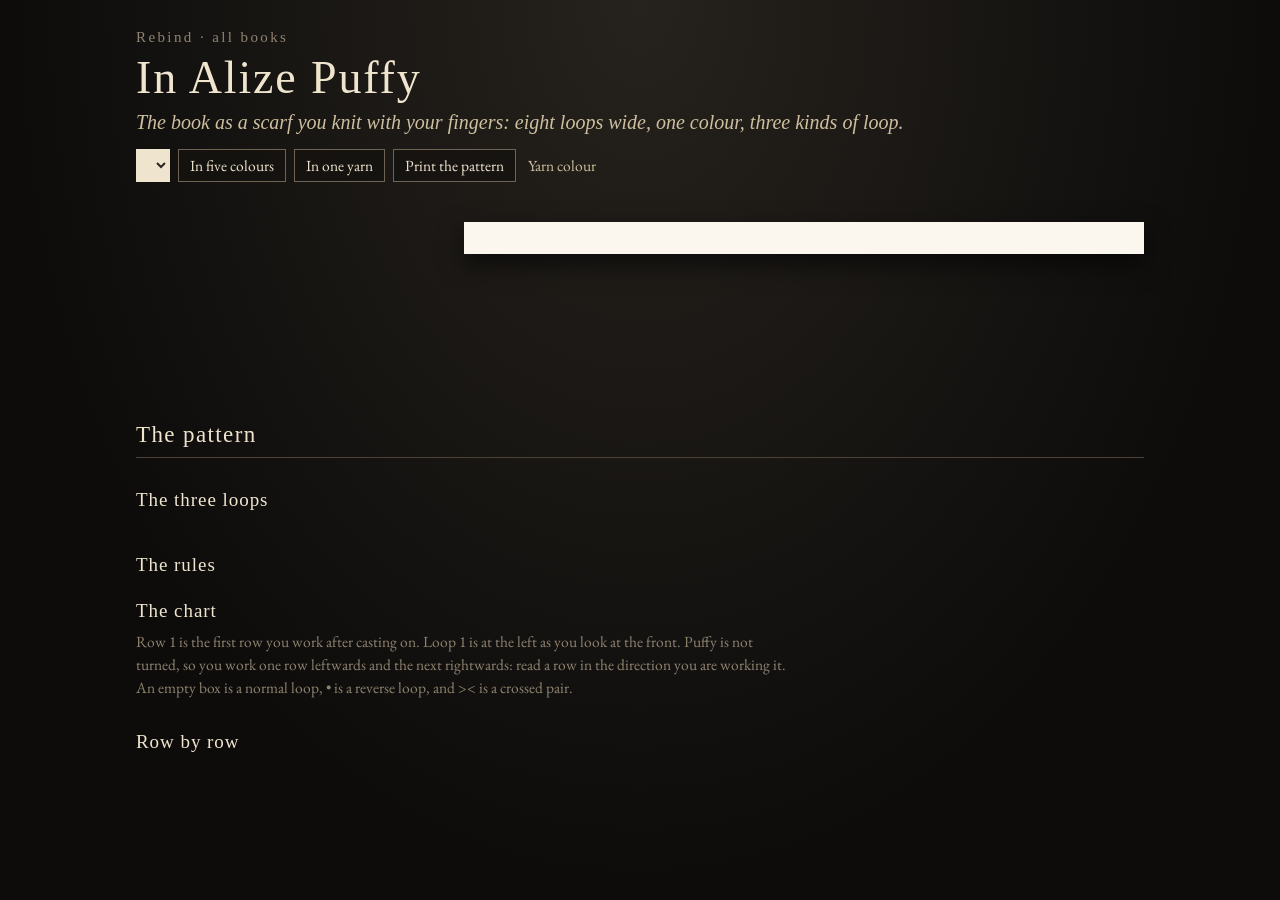
<file: site/knit/puffy.html>
<!doctype html>
<html lang="en">
<head>
<meta charset="utf-8">
<meta name="viewport" content="width=device-width, initial-scale=1">
<title>Rebind · in Alize Puffy</title>
<link rel="preconnect" href="https://fonts.googleapis.com">
<link rel="preconnect" href="https://fonts.gstatic.com" crossorigin>
<link href="https://fonts.googleapis.com/css2?family=IM+Fell+English:ital@0;1&family=IM+Fell+English+SC&family=EB+Garamond:ital,wght@0,400;0,500;1,400&display=swap" rel="stylesheet">
<style>
  :root { --paper: #efe5cf; --soft: #cdbf9f; --dim: #8f8370; --rule: #4a4236; --wall: #0d0c0b; --ink: #2b2620; }
  * { box-sizing: border-box; }
  body { margin: 0; background: radial-gradient(ellipse at 50% 0%, #26221d 0%, var(--wall) 70%) fixed, var(--wall); color: var(--paper);
    font-family: "EB Garamond", Georgia, serif; font-size: 18px; line-height: 1.5; }
  main { max-width: 1040px; margin: 0 auto; padding: 22px 16px 70px; }
  a { color: var(--paper); }
  .brand { font-family: "IM Fell English SC", serif; letter-spacing: 0.16em; color: var(--dim); font-size: 15px; text-decoration: none; }
  h1 { font-family: "IM Fell English SC", serif; font-weight: 400; font-size: clamp(30px, 5vw, 46px); line-height: 1.08; letter-spacing: 0.04em; margin: 4px 0 4px; }
  h2 { font-family: "IM Fell English SC", serif; font-weight: 400; font-size: 23px; letter-spacing: 0.06em; margin: 46px 0 10px; padding-bottom: 5px; border-bottom: 1px solid var(--rule); }
  h3 { font-family: "IM Fell English SC", serif; font-weight: 400; font-size: 19px; letter-spacing: 0.05em; margin: 18px 0 4px; }
  p { max-width: 42em; margin: 0 0 10px; }
  .sub { font-family: "IM Fell English", serif; font-style: italic; color: var(--soft); font-size: 20px; margin: 0 0 4px; }
  .small { color: var(--dim); font-size: 15.5px; }
  .bar { display: flex; flex-wrap: wrap; gap: 8px; align-items: center; margin: 12px 0 0; }
  .bar a, .bar button, .bar select { font: inherit; font-size: 15.5px; border: 1px solid #6f6453; padding: 4px 11px; text-decoration: none; background: rgba(20, 18, 16, 0.8); color: var(--paper); cursor: pointer; }
  .bar select { background: var(--paper); color: var(--ink); border-color: var(--paper); padding: 4px 6px; }
  .bar .dyes { display: inline-flex; align-items: center; gap: 5px; font-size: 15.5px; color: var(--soft); margin-left: 4px; }
  .bar .dyes button { width: 24px; height: 24px; padding: 0; border: 1px solid #000; }
  .bar .dyes button[aria-pressed="true"] { outline: 2px solid var(--paper); outline-offset: 1px; }
  .keys { display: grid; grid-template-columns: repeat(auto-fit, minmax(200px, 1fr)); gap: 12px 22px; margin: 18px 0 0; padding: 0; list-style: none; }
  .keys li { display: grid; grid-template-columns: auto 1fr; gap: 10px; align-items: center; font-size: 16px; color: var(--soft); line-height: 1.3; }
  .keys canvas { width: 88px; height: 44px; display: block; }
  .keys b { color: var(--paper); font-weight: 500; display: block; }
  .work { display: grid; grid-template-columns: auto minmax(0, 1fr); gap: 0 28px; align-items: start; margin-top: 22px; }
  #scarf { display: block; cursor: pointer; touch-action: pan-y; max-width: 100%; height: auto; }
  #panel { position: sticky; top: 12px; max-height: calc(100vh - 24px); overflow: auto; background: #fbf7ee; color: var(--ink); padding: 14px 18px 18px; font-size: 16.5px; line-height: 1.42; box-shadow: 0 10px 26px rgba(0, 0, 0, 0.6); }
  #panel h2 { margin: 0 0 2px; border: 0; padding: 0; font-size: 24px; }
  #panel h3 { border-top: 1px solid #d8c9a6; padding-top: 10px; }
  #panel a { color: var(--ink); }
  #panel .kicker { color: #6a5c48; font-style: italic; margin: 0 0 8px; }
  #panel .how { font-family: ui-monospace, Menlo, monospace; font-size: 13px; background: #fff8e8; border: 1px solid #b9a582; padding: 8px 10px; margin: 8px 0; }
  #panel .rule { font-size: 14.5px; color: #5a4e40; border-left: 3px solid #d8c9a6; padding-left: 9px; margin: 8px 0; }
  #panel blockquote { margin: 6px 0; padding: 2px 0 2px 10px; font-size: 15.5px; }
  #panel .fact { font-size: 13.5px; color: #6a5c48; font-style: italic; }
  .boxes { display: inline-grid; grid-template-columns: repeat(8, 26px); margin: 6px 0 2px; }
  .boxes span { height: 26px; border: 1px solid rgba(43, 38, 32, 0.5); margin-left: -1px; text-align: center; font-family: ui-monospace, Menlo, monospace; font-size: 13px; line-height: 24px; }
  .boxes span.p { background: #d9cdb2; }
  .boxes span.x { background: #eadfc6; }
  ol.rules { padding-left: 1.3em; max-width: 46em; } ol.rules li { margin: 5px 0; }
  table.plain { border-collapse: collapse; font-size: 16.5px; max-width: 46em; }
  table.plain td { padding: 4px 14px 4px 0; border-bottom: 1px solid var(--rule); vertical-align: top; }
  table.plain td:first-child { color: var(--soft); white-space: nowrap; }
  .chart { border-collapse: collapse; margin: 10px 0 4px; font-family: ui-monospace, Menlo, monospace; font-size: 12px; }
  .chart td { width: 22px; height: 18px; text-align: center; padding: 0; border: 1px solid rgba(239, 229, 207, 0.35); line-height: 17px; }
  .chart td.p { background: rgba(239, 229, 207, 0.22); } .chart td.x { background: rgba(239, 229, 207, 0.1); }
  .chart td.m { border: 0; width: auto; padding: 0 8px; white-space: nowrap; color: var(--soft); text-align: right; }
  .chart td.r { text-align: left; }
  .chart tr.head td { border: 0; color: var(--soft); }
  .cols { columns: 2 320px; column-gap: 30px; }
  #tip { position: fixed; z-index: 9; pointer-events: none; transform: translate(-50%, calc(-100% - 12px)); background: var(--paper); color: var(--ink); font-size: 14.5px; padding: 3px 9px; white-space: nowrap; box-shadow: 0 4px 12px rgba(0, 0, 0, 0.5); }
  @media (max-width: 760px) {
    .work { grid-template-columns: 1fr; }
    #scarf { margin: 0 auto; }
    #panel { position: fixed; left: 0; right: 0; bottom: 0; top: auto; max-height: 56vh; z-index: 8; }
    #panel.idle { display: none; }
  }
  #close { display: none; float: right; font: inherit; font-size: 22px; line-height: 1; background: none; border: 0; cursor: pointer; color: var(--ink); }
  @media (max-width: 760px) { #close { display: block; } }
  @media print {
    body { background: #fff; color: #000; font-size: 11.5pt; } main { max-width: none; padding: 0; }
    .bar, .work, #tip, .keys canvas, .noprint { display: none !important; }
    a, .small, .sub, .keys li, .keys b, table.plain td:first-child, .chart td.m, .chart tr.head td { color: #000; }
    h2 { border-color: #999; } table.plain td { border-color: #ccc; }
    .chart td { border-color: #666; } .chart td.p { background: #ccc; } .chart td.x { background: #eee; }
    .keys { grid-template-columns: 1fr; gap: 4px; } .keys li { display: block; }
  }
</style>
</head>
<body>
<main>
  <a class="brand" href="../#books">Rebind · all books</a>
  <h1 id="title">In Alize Puffy</h1>
  <p class="sub">The book as a scarf you knit with your fingers: eight loops wide, one colour, three kinds of loop.</p>
  <p class="small" id="meta"></p>
  <nav class="bar">
    <select id="book" aria-label="Book"></select>
    <a id="to-colour">In five colours</a>
    <a id="to-yarn">In one yarn</a>
    <button id="print">Print the pattern</button>
    <span class="dyes" id="dyes">Yarn colour</span>
  </nav>

  <ul class="keys" id="keys"></ul>

  <div class="work">
    <canvas id="scarf" role="img" aria-label="The scarf, first row at the top"></canvas>
    <aside id="panel" class="idle"><button id="close" aria-label="Close">×</button><div id="panel-body"></div></aside>
  </div>

  <h2>The pattern</h2>
  <table class="plain" id="materials"></table>
  <h3>The three loops</h3>
  <ul class="keys" id="stitches" style="grid-template-columns: 1fr; gap: 6px"></ul>
  <h3>The rules</h3>
  <ol class="rules" id="rules"></ol>
  <h3>The chart</h3>
  <p class="small">Row 1 is the first row you work after casting on. Loop 1 is at the left as you look at the front. Puffy is not turned, so you work one row leftwards and the next rightwards: read a row in the direction you are working it. An empty box is a normal loop, • is a reverse loop, and &gt;&lt; is a crossed pair.</p>
  <div class="cols" id="charts"></div>
  <h3>Row by row</h3>
  <div class="cols small" id="written" style="color: var(--soft)"></div>
</main>
<div id="tip" hidden></div>

<script type="module">
import { chosen, dye, loadPalettes } from '../palette.js';
const $ = id => document.getElementById(id), esc = s => String(s).replace(/[&<>]/g, c => ({ '&': '&amp;', '<': '&lt;', '>': '&gt;' }[c]));
const Q = new URLSearchParams(location.search), DATA = '../data/';
const books = await fetch(DATA + 'books.json').then(r => r.json());
const BOOK = books.some(b => b.slug === Q.get('book')) ? Q.get('book') : books[0].slug;
const [K, B, TXT] = await Promise.all(['pattern.json', 'book.json', 'text.json'].map(f => fetch(`${DATA}${BOOK}/${f}`).then(r => r.json())));
dye(K, await loadPalettes(DATA), chosen());
await Promise.all([document.fonts.load('16px "IM Fell English SC"'), document.fonts.load('16px "EB Garamond"')]).catch(() => {});
const P = K.puffy, S = P.size, CW = K.book.chapter_word || 'Chapter', yarn = Object.fromEntries(K.yarns.map(y => [y.key, y]));
const passage = Object.fromEntries(B.passages.map(p => [p.id, p]));

document.title = `Rebind · ${K.book.title} in Alize Puffy`; $('title').textContent = `${K.book.title}, in Alize Puffy`;
$('meta').textContent = `${S.rows} rows of ${P.loops} loops, about ${S.width_cm} × ${S.length_cm} cm (${S.width_in} × ${S.length_in} in), about ${S.balls} balls. ${P.group > 1 ? `Up to ${P.group} passages share a row.` : 'One passage a row.'} Click any row to unravel it.`;
$('book').innerHTML = books.map(b => `<option value="${b.slug}"${b.slug === BOOK ? ' selected' : ''}>${esc(b.title)}</option>`).join('');
$('book').onchange = e => { location.href = `?book=${e.target.value}`; };
$('to-colour').href = `./?book=${BOOK}`; $('to-yarn').href = `./?book=${BOOK}&mode=texture`;
$('print').onclick = () => print();

// ---- drawing plush loops -----------------------------------------------------------------------------------
const DYES = [['cream', '#e8d9c3'], ['rose', '#e3a7a8'], ['sky', '#a9c6e0'], ['sage', '#b3c7a0'], ['mustard', '#dcb24f']];
let colour = DYES[0][1];
try { const c = localStorage.getItem('rebind.puffy'); if (DYES.some(d => d[1] === c)) colour = c; } catch { /* no storage: cream */ }
const mix = (h, t, k) => { const a = [1, 3, 5].map(i => parseInt(h.slice(i, i + 2), 16)), b = [1, 3, 5].map(i => parseInt(t.slice(i, i + 2), 16)); return `rgb(${a.map((v, i) => Math.round(v + (b[i] - v) * k)).join(',')})`; };
// one fat strand of chenille from a to b, bent towards (cx, cy)
function strand(x, a, c, b, w) {
  const line = () => { x.beginPath(); x.moveTo(a[0], a[1]); x.quadraticCurveTo(c[0], c[1], b[0], b[1]); x.stroke(); };
  x.lineCap = 'round';
  x.strokeStyle = mix(colour, '#000000', 0.62); x.lineWidth = w + 3; line();
  x.strokeStyle = mix(colour, '#000000', 0.12); x.lineWidth = w; line();
  x.strokeStyle = colour; x.lineWidth = w * 0.66; line();
  x.strokeStyle = mix(colour, '#ffffff', 0.4); x.lineWidth = w * 0.22;
  x.save(); x.translate(-w * 0.13, -w * 0.13); line(); x.restore();
}
// The scarf hangs from its cast-on edge, so a normal loop shows as two legs meeting at the top.
function loop(x, sym, x0, y0, w, h) {
  const t = w * 0.36;
  if (sym === 'p') {            // reverse: one bump lying across
    strand(x, [x0 + w * 0.06, y0 + h * 0.66], [x0 + w * 0.5, y0 + h * 0.08], [x0 + w * 0.94, y0 + h * 0.66], t);
  } else if (sym === 'X') {     // a crossed pair takes two boxes
    strand(x, [x0 + w * 0.34, y0 + h * 0.12], [x0 + w * 0.9, y0 + h * 0.5], [x0 + w * 1.66, y0 + h * 0.98], t);
    strand(x, [x0 + w * 1.66, y0 + h * 0.12], [x0 + w * 1.1, y0 + h * 0.5], [x0 + w * 0.34, y0 + h * 0.98], t);
  } else if (sym === 'k') {     // normal: two legs
    strand(x, [x0 + w * 0.5, y0 + h * 0.1], [x0 + w * 0.3, y0 + h * 0.5], [x0 + w * 0.2, y0 + h * 1.04], t);
    strand(x, [x0 + w * 0.5, y0 + h * 0.1], [x0 + w * 0.7, y0 + h * 0.5], [x0 + w * 0.8, y0 + h * 1.04], t);
  }
}
const CW_ = 42, CH = 38, GUT = 74, PAD = 14;      // a loop's box on screen, the gutter for row numbers
const cv = $('scarf'), cx = cv.getContext('2d');
let hover = -1, picked = -1;
function paint() {
  const dpr = Math.min(devicePixelRatio || 1, 2), W = GUT + P.loops * CW_ + PAD, H = P.rows.length * CH + 2 * PAD + 22;
  cv.width = W * dpr; cv.height = H * dpr; cv.style.width = W + 'px'; cv.dataset.w = W;       // CSS may shrink it to fit a phone
  cx.setTransform(dpr, 0, 0, dpr, 0, 0); cx.clearRect(0, 0, W, H);
  const top = PAD + 22;
  cx.fillStyle = mix(colour, '#000000', 0.74); cx.fillRect(GUT - 5, top - 5, P.loops * CW_ + 10, P.rows.length * CH + 14);
  cx.textBaseline = 'middle';
  cx.font = '13px "IM Fell English SC"'; cx.fillStyle = '#8f8370'; cx.textAlign = 'left'; cx.fillText('cast on', GUT, PAD + 4);
  P.rows.forEach((r, n) => {
    const y = top + n * CH;
    if (r.unsure || r.cells.includes('p')) {      // reverse loops sit lower than normal ones: shade their boxes
      [...r.cells].forEach((s, c) => { if (s === 'p') { cx.fillStyle = 'rgba(0,0,0,0.22)'; cx.fillRect(GUT + c * CW_, y, CW_, CH); } });
    }
    [...r.cells].forEach((s, c) => loop(cx, s, GUT + c * CW_, y, CW_, CH));
    if (n === picked || n === hover) { cx.fillStyle = n === picked ? 'rgba(255,255,255,0.2)' : 'rgba(255,255,255,0.1)'; cx.fillRect(GUT - 5, y, P.loops * CW_ + 10, CH); }
    if (n === picked) { cx.strokeStyle = '#efe5cf'; cx.lineWidth = 2; cx.strokeRect(GUT - 5, y + 1, P.loops * CW_ + 10, CH - 2); }
    cx.textAlign = 'right';
    if (r.starts_chapter) { cx.font = '15px "IM Fell English SC"'; cx.fillStyle = '#cdbf9f'; cx.fillText(`${CW} ${r.chapter_label}`, GUT - 12, y + CH / 2); }
    else if (r.n % 5 === 0) { cx.font = '13px "EB Garamond"'; cx.fillStyle = '#8f8370'; cx.fillText(r.n, GUT - 12, y + CH / 2); }
  });
}
// the three loops, drawn small for the key
function sample(cells) {
  const c = document.createElement('canvas'), x = c.getContext('2d'), d = 2;
  c.width = 88 * d; c.height = 44 * d; x.scale(d, d);
  x.fillStyle = mix(colour, '#000000', 0.74); x.fillRect(0, 0, 88, 44);
  [...cells].forEach((s, i) => { if (s === 'p') { x.fillStyle = 'rgba(0,0,0,0.22)'; x.fillRect(2 + i * 42, 3, 42, 38); } loop(x, s, 2 + i * 42, 3, 42, 38); });
  return c;
}
const KEYS = [['kk', 'Normal loops', 'The plain fabric. In loops 2 to 5, more of them means warmer.'], ['pp', 'Reverse loops', 'Bumps. In loops 2 to 5, more of them means colder. All eight: the two readings disagree, so the row says nothing.'],
  ['Xx', 'A crossed pair', 'Loops 6 and 7 cross where the book is tense.']];
function keys() {
  for (const [id, text] of [['keys', k => `<span><b>${k[1]}</b>${k[2]}</span>`], ['stitches', k => `<span><b>${k[1]}</b>${esc(P.stitches[k[0] === 'kk' ? 'normal' : k[0] === 'pp' ? 'reverse' : 'cross'])}</span>`]]) {
    $(id).innerHTML = '';
    for (const k of KEYS) { const li = document.createElement('li'); li.appendChild(sample(k[0])); li.insertAdjacentHTML('beforeend', text(k)); $(id).appendChild(li); }
  }
}
$('dyes').insertAdjacentHTML('beforeend', DYES.map(([name, h]) => `<button style="background:${h}" title="${name}" aria-label="${name}" aria-pressed="${h === colour}" data-h="${h}"></button>`).join(''));
$('dyes').onclick = e => {
  const h = e.target.dataset?.h; if (!h) return;
  colour = h; try { localStorage.setItem('rebind.puffy', h); } catch { /* not remembered */ }
  $('dyes').querySelectorAll('button').forEach(b => b.setAttribute('aria-pressed', b.dataset.h === h));
  paint(); keys();
};
paint(); keys();

// ---- every row explains itself -----------------------------------------------------------------------------
const FEEL = ['neither', 'warm', 'cold'], PACE = ['calm', 'tense'], CHIP = [yarn.C.hex, yarn.D.hex, yarn.A.hex];
const WORKED = { A: 'four reverse loops', B: 'three reverse loops and one normal', C: 'two reverse loops and two normal', D: 'one reverse loop and three normal', E: 'four normal loops' };
const rule = k => `<div class="rule"><b>Rule ${k}.</b> ${esc(P.rules[k])}</div>`;
const boxes = cells => `<span class="boxes">${[...cells].map(s => `<span class="${s === 'p' ? 'p' : s === 'k' ? '' : 'x'}">${s === 'p' ? '•' : s === 'X' ? '&gt;' : s === 'x' ? '&lt;' : ''}</span>`).join('')}</span>`;
const sum = (t, unit) => `${t.n} ${unit}: ${t.warm} warm, ${t.cold} cold, ${t.neither} neither. (${t.warm} − ${t.cold}) ÷ ${t.n} = ${((t.warm - t.cold) / t.n).toFixed(2).replace('-', '−')}, which is class ${t.yarn}.`;
function why(r) {
  const a = r.tally.a, b = r.tally.b, t = r.tally.both;
  if (!t) return `<h3>Why these loops</h3><p>The reader gave no usable labels here, so all eight loops are reverse loops.</p>${rule('P5')}`;
  let h = '<h3>Why these loops</h3>';
  if (b) h += `<p><b>First reading.</b> ${sum(a, 'sentences')}</p><p><b>Second reading.</b> ${sum(b, 'sentences')}</p><p><b>Both together.</b> ${sum(t, 'labels')}</p>
    <p>${r.unsure ? `Counted apart, the readings pick classes ${a.yarn} and ${b.yarn}, which are ${r.gap} apart. That is too far, so all eight loops are reverse loops and the row makes no claim.`
      : `Counted apart, the readings pick ${r.gap === 0 ? `class ${a.yarn} too` : `neighbours, ${a.yarn} and ${b.yarn}`}, so loops 2 to 5 are worked as class ${r.yarn}: ${WORKED[r.yarn]}.`}</p>`;
  else h += `<p>${sum(a, 'sentences')}${r.unsure ? '' : ` Loops 2 to 5 are worked as class ${r.yarn}: ${WORKED[r.yarn]}.`}</p>`;
  if (r.margin) h += `<p>Change ${r.margin === 1 ? 'one label' : r.margin + ' labels'} out of ${t.n} and the count would pick a different class.</p>`;
  h += rule('P2') + rule('P5');
  const need = Math.round(K.ridged_share * 100);
  h += `<h3>Why the pair is ${r.unsure ? 'not shown' : r.tense ? 'crossed' : 'straight'}</h3><p>${t.tense} of ${t.n} ${b ? 'labels' : 'sentences'} are tense (${Math.round(100 * t.tense / t.n)} in 100). A crossing needs ${need} in 100${r.unsure ? ', but this row makes no claim, so loops 6 and 7 are reverse loops like the rest' : `, so loops 6 and 7 are ${r.tense ? 'crossed' : 'two normal loops'}`}.</p>${rule('P3')}`;
  return h;
}
function unravel(p) {
  const L = B.sentences, [s0, sn] = p.sentences;
  let h = '';
  for (let i = s0; i < s0 + sn; i++) {
    const f = L.feeling[i], pc = L.pace[i], fb = L.feeling_b?.[i] ?? -1, pb = L.pace_b?.[i] ?? -1;
    const text = TXT.passages[p.id].slice(L.start[i] - p.start, L.end[i] - p.start).replace(/\s*\r?\n\s*/g, ' ');
    h += `<blockquote style="border-left:5px solid ${f >= 0 ? CHIP[f] : '#efe6d0'}">${esc(text)}<br><span class="fact">${f >= 0 ? `${FEEL[f]}, ${PACE[pc]}` : 'no label'}${fb >= 0 && (fb !== f || pb !== pc) ? ` · second reading: ${FEEL[fb]}, ${PACE[pb]}` : ''}</span></blockquote>`;
  }
  return h;
}
const span = r => (r.pairs[0] === r.pairs[1] ? `Passage ${r.pairs[0]}` : `Passages ${r.pairs[0]} ${r.pairs[1] - r.pairs[0] === 1 ? 'and' : 'to'} ${r.pairs[1]}`);
function explain(n) {
  const r = P.rows[n]; picked = n; paint();
  $('panel-body').innerHTML = `<h2>${CW} ${r.chapter_label}</h2>
    <p class="kicker">Row ${r.n} of ${S.rows}. ${span(r)} of ${K.rows.length}${r.passages.length > 1 ? ', counted together' : ''}.</p>
    <div class="how">Row ${r.n}: ${esc(r.text)}.<br>${boxes(r.cells)}</div>
    ${why(r)}
    <h3>Unravel this row</h3><p>Every sentence the row was counted from, with the label the reader gave it.</p>`
    + r.passages.map((id, i) => `<p class="fact">Passage ${r.pairs[0] + i} <a href="./?book=${BOOK}&row=${r.pairs[0] + i}">in the coloured scarf</a></p>${unravel(passage[id])}`).join('');
  $('panel').classList.remove('idle'); $('panel').scrollTop = 0;
}
function idle() {
  picked = -1; paint(); $('panel').classList.add('idle');
  $('panel-body').innerHTML = `<h2>Pick a row</h2><p>Each row of loops is ${P.group > 1 ? `up to ${P.group} neighbouring passages` : 'one passage'} of the book. Click one to see the count that chose its loops and every sentence behind it.</p>
    <p class="fact">The first row is at the top, as the scarf hangs from its cast-on edge.</p>`;
}
const at = e => { const b = cv.getBoundingClientRect(), k = cv.dataset.w / b.width, n = Math.floor(((e.clientY - b.top) * k - PAD - 22) / CH); return n >= 0 && n < P.rows.length && (e.clientX - b.left) * k > GUT - 8 ? n : -1; };
const tip = $('tip');
cv.addEventListener('pointermove', e => {
  const n = at(e); if (n !== hover) { hover = n; paint(); }
  tip.hidden = n < 0 || e.pointerType === 'touch';
  if (n >= 0) { const r = P.rows[n]; tip.textContent = `Row ${r.n} · ${CW} ${r.chapter_label} · ${r.unsure ? 'no claim: the readings disagree' : `class ${r.yarn}${r.tense ? ', tense' : ''}`}`; tip.style.left = Math.max(120, Math.min(innerWidth - 120, e.clientX)) + 'px'; tip.style.top = e.clientY + 'px'; }
});
cv.addEventListener('pointerleave', () => { hover = -1; tip.hidden = true; paint(); });
cv.addEventListener('click', e => { const n = at(e); if (n >= 0) explain(n); });
$('close').onclick = idle;
idle();
if (Q.has('row')) { const n = parseInt(Q.get('row'), 10) - 1; if (P.rows[n]) explain(n); }

// ---- the pattern, to print ---------------------------------------------------------------------------------
$('materials').innerHTML = [
  ['Yarn', `${esc(P.gauge.yarn)}. About ${S.balls} balls; buy one more than that.`],
  ['Tools', 'Your fingers. Scissors for the two ends.'],
  ['Size', `${P.loops} loops wide and ${S.rows} rows long: about ${S.width_cm} × ${S.length_cm} cm (${S.width_in} × ${S.length_in} in).`],
  ['Gauge', esc(P.gauge.note)],
  ['In it', `${S.rows - S.unsure} rows that say something, ${S.crossed} of them with a crossed pair, and ${S.unsure} rows that make no claim.`],
  ['To begin', `Cut open the first few loops for a tail. Lay ${P.loops} loops side by side, not twisted: that is the cast-on. Row 1 is worked into them.`],
  ['To finish', 'Bind off: work two loops, pull the second through the first, work one more, pull it through, and so on to the end. Cut, open the last few loops and pull the tail through.'],
].map(([k, v]) => `<tr><td>${k}</td><td>${v}</td></tr>`).join('');
$('rules').innerHTML = Object.entries(P.rules).map(([, v]) => `<li>${esc(v)}</li>`).join('');
const half = Math.ceil(P.rows.length / 2);
$('charts').innerHTML = [P.rows.slice(0, half), P.rows.slice(half)].map(part => `<table class="chart"><tr class="head"><td class="m"></td>${[1, 2, 3, 4, 5, 6, 7, 8].map(i => `<td>${i}</td>`).join('')}<td class="m r"></td></tr>`
  + part.map(r => `<tr><td class="m">${r.starts_chapter ? `${CW} ${r.chapter_label} · ` : ''}${r.n}</td>${[...r.cells].map(s => `<td class="${s === 'p' ? 'p' : s === 'k' ? '' : 'x'}">${s === 'p' ? '•' : s === 'X' ? '&gt;' : s === 'x' ? '&lt;' : ''}</td>`).join('')}<td class="m r">${r.unsure ? 'no claim' : r.yarn}</td></tr>`).join('') + '</table>').join('');
$('written').innerHTML = P.rows.map(r => `<div>${r.starts_chapter ? `<b>${CW} ${r.chapter_label}.</b> ` : ''}Row ${r.n}: ${esc(r.text)}. <i>${span(r).toLowerCase()}</i></div>`).join('');
window.puffy = { K, P, explain };
</script>
</body>
</html>
</file>
